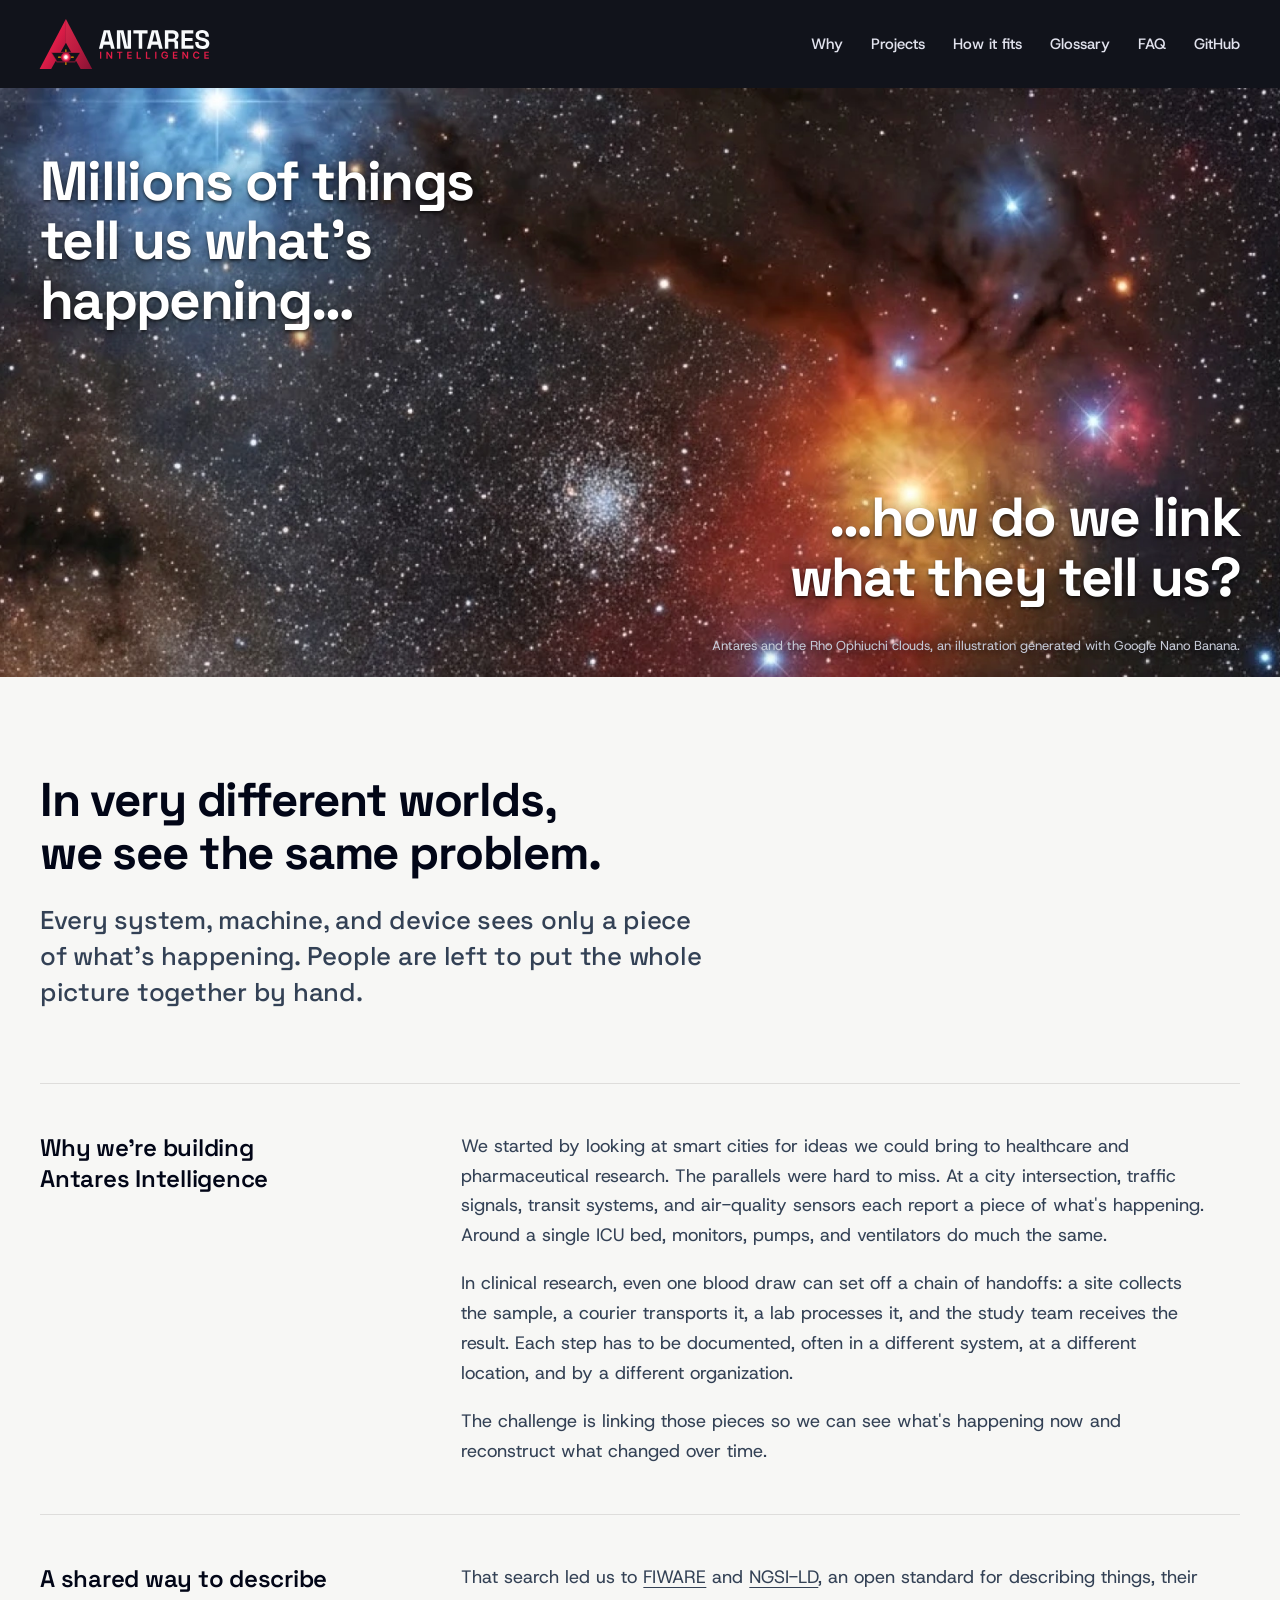
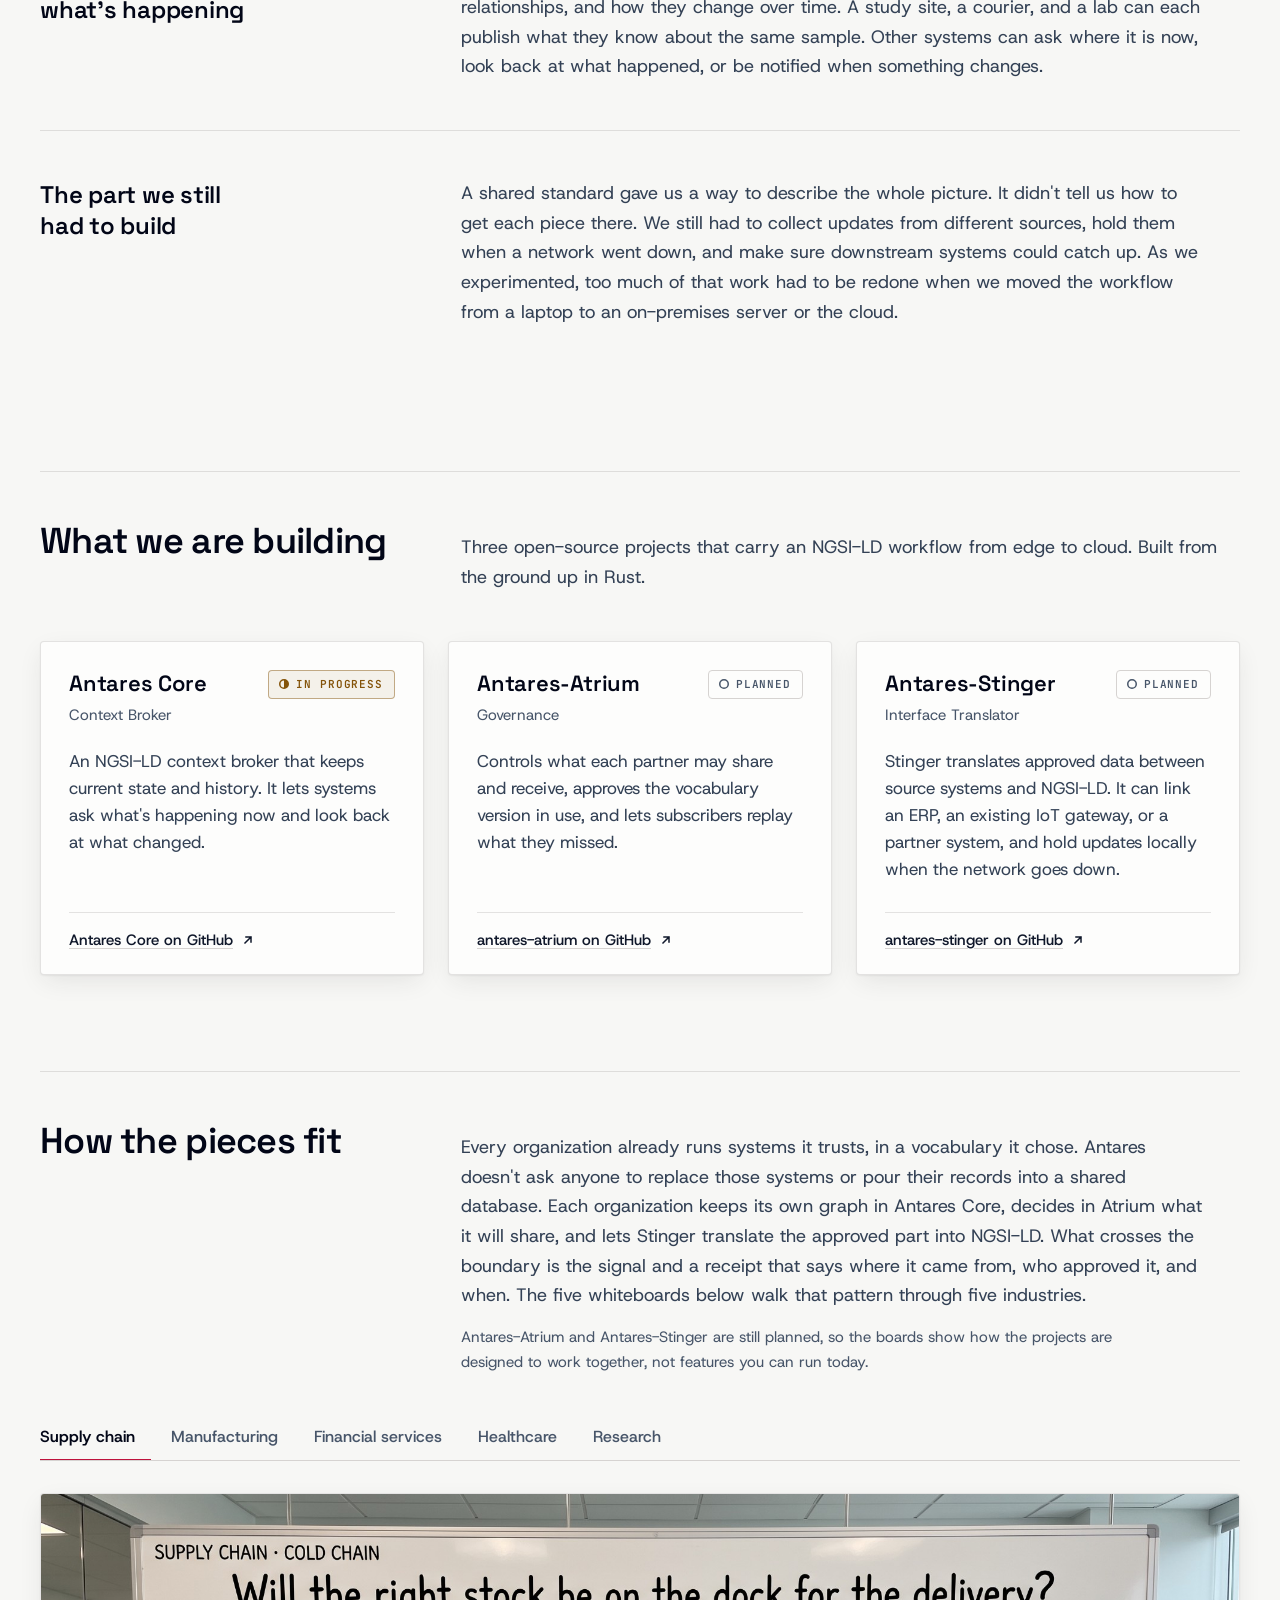
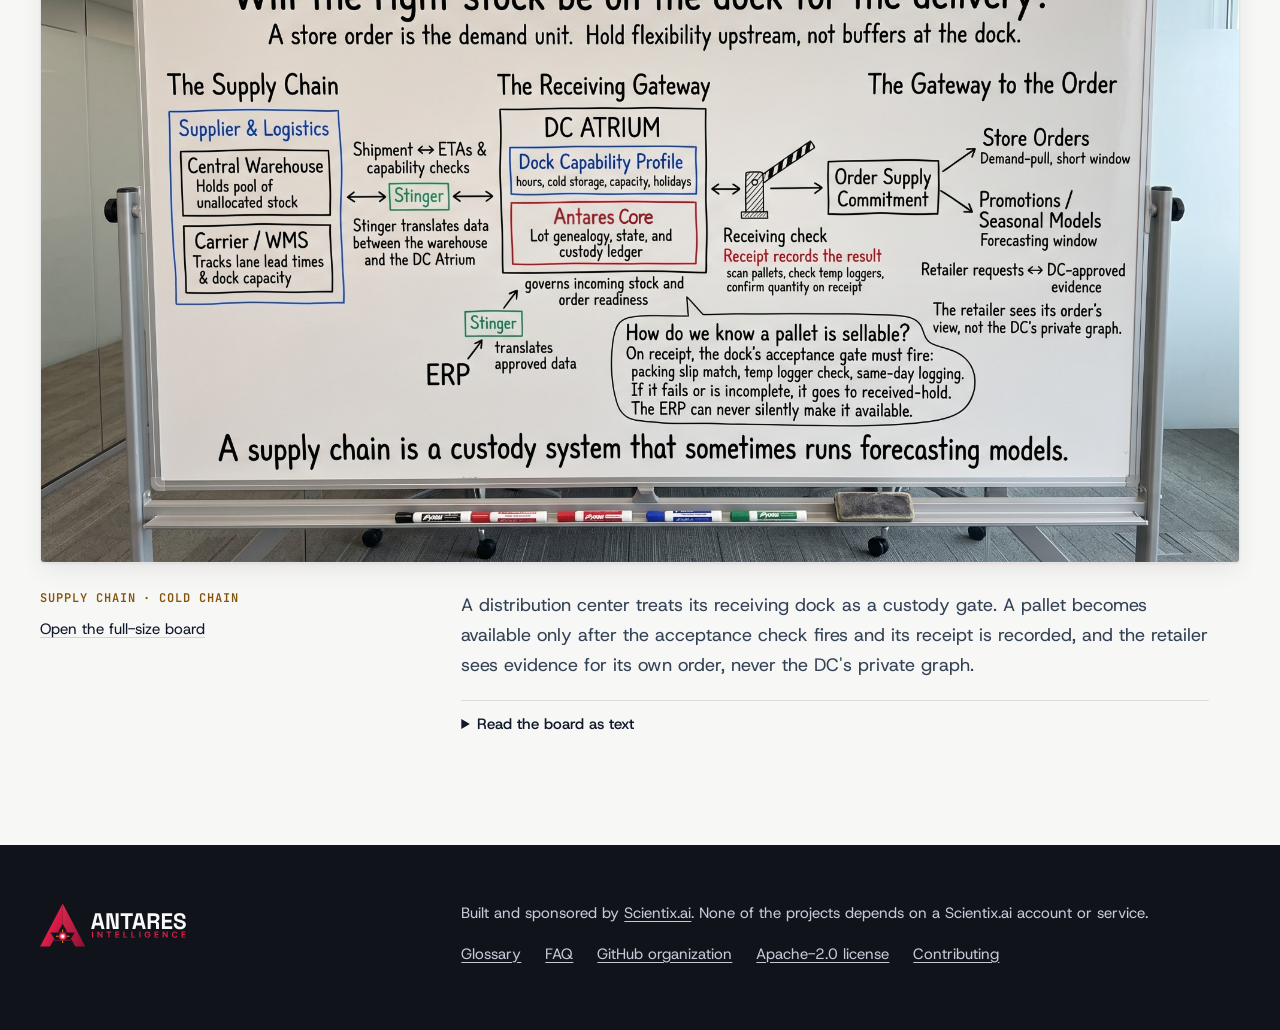
<file: index.html>
<!doctype html>
<html lang="en">
<head>
<meta charset="utf-8">
<meta name="viewport" content="width=device-width, initial-scale=1">
<meta name="color-scheme" content="light">
<title>Antares Intelligence: open-source NGSI-LD context broker and tools</title>
<meta name="description" content="Antares Core, Antares-Atrium, and Antares-Stinger are open-source NGSI-LD projects that let organizations share context and its receipts while each keeps its own systems and records.">
<link rel="canonical" href="https://antares-intelligence.org/">
<link rel="alternate" type="text/markdown" href="https://antares-intelligence.org/index.md" title="This page as Markdown">
<meta property="og:type" content="website">
<meta property="og:site_name" content="Antares Intelligence">
<meta property="og:url" content="https://antares-intelligence.org/">
<meta property="og:title" content="Antares Intelligence">
<meta property="og:description" content="Antares Core, Antares-Atrium, and Antares-Stinger are open-source NGSI-LD projects that let organizations share context and its receipts while each keeps its own systems and records.">
<meta property="og:image" content="https://antares-intelligence.org/assets/og-antares-intelligence.jpg">
<meta property="og:image:type" content="image/jpeg">
<meta property="og:image:width" content="1200">
<meta property="og:image:height" content="630">
<meta property="og:image:alt" content="The Antares Intelligence logo beside the headline: Millions of things tell us what's happening, how do we link what they tell us? The headline sits over the Antares and Rho Ophiuchi star field.">
<meta name="twitter:card" content="summary_large_image">
<meta name="twitter:image:alt" content="The Antares Intelligence logo beside the headline: Millions of things tell us what's happening, how do we link what they tell us? The headline sits over the Antares and Rho Ophiuchi star field.">
<link rel="icon" href="assets/antares-mark-dark.svg" type="image/svg+xml">
<link rel="preconnect" href="https://fonts.googleapis.com">
<link rel="preconnect" href="https://fonts.gstatic.com" crossorigin>
<link rel="stylesheet" href="https://fonts.googleapis.com/css2?family=Host+Grotesk:wght@400;500;600&family=JetBrains+Mono:wght@500;600&family=Space+Grotesk:wght@500;600;700&display=swap">
<link rel="stylesheet" href="assets/site.css">
<script type="application/ld+json">
{
  "@context": "https://schema.org",
  "@graph": [
    {
      "@type": "Organization",
      "@id": "https://antares-intelligence.org/#organization",
      "name": "Antares Intelligence",
      "url": "https://antares-intelligence.org/",
      "logo": "https://antares-intelligence.org/assets/antares-mark-dark.svg",
      "description": "A family of open-source projects for sharing context data under the ETSI NGSI-LD standard.",
      "sameAs": ["https://github.com/antares-intelligence-org"],
      "parentOrganization": { "@type": "Organization", "name": "Scientix.ai Inc", "url": "https://scientixai.com" }
    },
    {
      "@type": "WebSite",
      "@id": "https://antares-intelligence.org/#website",
      "name": "Antares Intelligence",
      "url": "https://antares-intelligence.org/",
      "inLanguage": "en",
      "publisher": { "@id": "https://antares-intelligence.org/#organization" }
    },
    {
      "@type": "SoftwareSourceCode",
      "name": "Antares Core",
      "description": "An NGSI-LD context broker written in Rust that runs as a single binary with no database server and keeps current state and history. Working prototype, no release yet.",
      "codeRepository": "https://github.com/antares-intelligence-org/antares-core",
      "programmingLanguage": "Rust",
      "license": "https://www.apache.org/licenses/LICENSE-2.0",
      "creativeWorkStatus": "In progress",
      "publisher": { "@id": "https://antares-intelligence.org/#organization" }
    },
    {
      "@type": "SoftwareSourceCode",
      "name": "Antares-Atrium",
      "description": "Governance layer for NGSI-LD sharing: controls what each partner may share and receive, approves the vocabulary version in use, and lets subscribers replay what they missed. In design.",
      "codeRepository": "https://github.com/antares-intelligence-org/antares-atrium",
      "license": "https://www.apache.org/licenses/LICENSE-2.0",
      "creativeWorkStatus": "Planned",
      "publisher": { "@id": "https://antares-intelligence.org/#organization" }
    },
    {
      "@type": "SoftwareSourceCode",
      "name": "Antares-Stinger",
      "description": "Interface translator that maps approved data between source systems and NGSI-LD and holds updates locally when the network goes down. In design.",
      "codeRepository": "https://github.com/antares-intelligence-org/antares-stinger",
      "programmingLanguage": "Rust",
      "license": "https://www.apache.org/licenses/LICENSE-2.0",
      "creativeWorkStatus": "Planned",
      "publisher": { "@id": "https://antares-intelligence.org/#organization" }
    }
  ]
}
</script>
</head>
<body>
<a class="skip" href="#main">Skip to content</a>

<header class="masthead">
  <div class="wrap">
    <a class="brand" href="./" aria-label="Antares Intelligence home">
      <img src="assets/antares-lockup-horizontal-dark.svg" alt="Antares Intelligence" width="177" height="56">
    </a>
    <nav class="nav" aria-label="Primary">
      <a class="nav-optional" href="#why">Why</a>
      <a href="#projects">Projects</a>
      <a class="nav-optional" href="#how-it-fits">How it fits</a>
      <a class="nav-optional" href="glossary/">Glossary</a>
      <a href="faq/">FAQ</a>
      <a href="https://github.com/antares-intelligence-org">GitHub</a>
    </nav>
  </div>
</header>

<section class="sky" aria-labelledby="hero-title">
  <img class="sky-photo" src="assets/hero-rho-ophiuchi.webp" alt="" width="2000" height="678">
  <div class="wrap sky-grid">
    <h1 id="hero-title">
      <span class="line line-1">Millions of things tell us what's happening&hellip;</span>
      <span class="line line-2">&hellip;how do we link what they tell us?</span>
    </h1>
    <p class="credit">Antares and the Rho Ophiuchi clouds, an illustration generated with Google Nano Banana.</p>
  </div>
</section>

<main id="main">
  <section class="statement wrap" aria-labelledby="statement-title">
    <h2 id="statement-title">In very different worlds, we see the same problem.</h2>
    <p class="lede">Every system, machine, and device sees only a piece of what's happening. People are left to put the whole picture together by hand.</p>
  </section>

  <div class="story wrap" id="why">
    <section class="chapter" aria-labelledby="c1">
      <h2 id="c1">Why we're building Antares Intelligence</h2>
      <div class="prose">
        <p>We started by looking at smart cities for ideas we could bring to healthcare and pharmaceutical research. The parallels were hard to miss. At a city intersection, traffic signals, transit systems, and air-quality sensors each report a piece of what's happening. Around a single ICU bed, monitors, pumps, and ventilators do much the same.</p>
        <p>In clinical research, even one blood draw can set off a chain of handoffs: a site collects the sample, a courier transports it, a lab processes it, and the study team receives the result. Each step has to be documented, often in a different system, at a different location, and by a different organization.</p>
        <p>The challenge is linking those pieces so we can see what's happening now and reconstruct what changed over time.</p>
      </div>
    </section>

    <section class="chapter" aria-labelledby="c2">
      <h2 id="c2">A shared way to describe what's happening</h2>
      <div class="prose">
        <p>That search led us to <a href="https://www.fiware.org/">FIWARE</a> and <a href="https://en.wikipedia.org/wiki/NGSI-LD">NGSI-LD</a>, an open standard for describing things, their relationships, and how they change over time. A study site, a courier, and a lab can each publish what they know about the same sample. Other systems can ask where it is now, look back at what happened, or be notified when something changes.</p>
      </div>
    </section>

    <section class="chapter" aria-labelledby="c3">
      <h2 id="c3">The part we still had to build</h2>
      <div class="prose">
        <p>A shared standard gave us a way to describe the whole picture. It didn't tell us how to get each piece there. We still had to collect updates from different sources, hold them when a network went down, and make sure downstream systems could catch up. As we experimented, too much of that work had to be redone when we moved the workflow from a laptop to an on-premises server or the cloud.</p>
      </div>
    </section>
  </div>

  <section class="projects wrap" id="projects" aria-labelledby="projects-title">
    <div class="projects-head">
      <h2 id="projects-title">What we are building</h2>
      <p>Three open-source projects that carry an NGSI-LD workflow from edge to cloud. Built from the ground up in Rust.</p>
    </div>

    <ul class="cards">
      <li class="card">
        <div class="card-top">
          <h3>Antares Core</h3>
          <span class="badge badge--progress"><svg viewBox="0 0 10 10" aria-hidden="true"><circle cx="5" cy="5" r="4.25" fill="none" stroke="currentColor" stroke-width="1.5"/><path d="M5 .75a4.25 4.25 0 0 1 0 8.5z" fill="currentColor"/></svg>In progress</span>
        </div>
        <p class="role">Context Broker</p>
        <p class="desc">An NGSI-LD context broker that keeps current state and history. It lets systems ask what's happening now and look back at what changed.</p>
        <a class="repo" href="https://github.com/antares-intelligence-org/antares-core"><span>Antares Core on GitHub</span><svg viewBox="0 0 14 14" aria-hidden="true"><path d="M4 10 10 4M5 4h5v5" fill="none" stroke="currentColor" stroke-width="1.5" stroke-linecap="square"/></svg></a>
      </li>
      <li class="card">
        <div class="card-top">
          <h3>Antares-Atrium</h3>
          <span class="badge"><svg viewBox="0 0 10 10" aria-hidden="true"><circle cx="5" cy="5" r="4.25" fill="none" stroke="currentColor" stroke-width="1.5"/></svg>Planned</span>
        </div>
        <p class="role">Governance</p>
        <p class="desc">Controls what each partner may share and receive, approves the vocabulary version in use, and lets subscribers replay what they missed.</p>
        <a class="repo" href="https://github.com/antares-intelligence-org/antares-atrium"><span>antares-atrium on GitHub</span><svg viewBox="0 0 14 14" aria-hidden="true"><path d="M4 10 10 4M5 4h5v5" fill="none" stroke="currentColor" stroke-width="1.5" stroke-linecap="square"/></svg></a>
      </li>
      <li class="card">
        <div class="card-top">
          <h3>Antares-Stinger</h3>
          <span class="badge"><svg viewBox="0 0 10 10" aria-hidden="true"><circle cx="5" cy="5" r="4.25" fill="none" stroke="currentColor" stroke-width="1.5"/></svg>Planned</span>
        </div>
        <p class="role">Interface Translator</p>
        <p class="desc">Stinger translates approved data between source systems and NGSI-LD. It can link an ERP, an existing IoT gateway, or a partner system, and hold updates locally when the network goes down.</p>
        <a class="repo" href="https://github.com/antares-intelligence-org/antares-stinger"><span>antares-stinger on GitHub</span><svg viewBox="0 0 14 14" aria-hidden="true"><path d="M4 10 10 4M5 4h5v5" fill="none" stroke="currentColor" stroke-width="1.5" stroke-linecap="square"/></svg></a>
      </li>
    </ul>
  </section>

  <section class="fit wrap" id="how-it-fits" aria-labelledby="fit-title">
    <div class="projects-head">
      <h2 id="fit-title">How the pieces fit</h2>
      <div class="fit-intro">
        <p>Every organization already runs systems it trusts, in a vocabulary it chose. Antares doesn't ask anyone to replace those systems or pour their records into a shared database. Each organization keeps its own graph in Antares Core, decides in Atrium what it will share, and lets Stinger translate the approved part into NGSI-LD. What crosses the boundary is the signal and a receipt that says where it came from, who approved it, and when. The five whiteboards below walk that pattern through five industries.</p>
        <p class="fit-note">Antares-Atrium and Antares-Stinger are still planned, so the boards show how the projects are designed to work together, not features you can run today.</p>
      </div>
    </div>

    <div class="tabs">
      <div class="tablist" role="tablist" aria-label="Scenarios">
        <button class="tab" role="tab" id="tab-supply" aria-controls="panel-supply" aria-selected="true">Supply chain</button>
        <button class="tab" role="tab" id="tab-mfg" aria-controls="panel-mfg" aria-selected="false" tabindex="-1">Manufacturing</button>
        <button class="tab" role="tab" id="tab-fin" aria-controls="panel-fin" aria-selected="false" tabindex="-1">Financial services</button>
        <button class="tab" role="tab" id="tab-health" aria-controls="panel-health" aria-selected="false" tabindex="-1">Healthcare</button>
        <button class="tab" role="tab" id="tab-research" aria-controls="panel-research" aria-selected="false" tabindex="-1">Research</button>
      </div>

      <div class="panel" role="tabpanel" id="panel-supply" aria-labelledby="tab-supply" tabindex="0">
        <figure class="board">
          <img src="assets/boards/board-1-supply-chain.png" width="2000" height="1116" loading="lazy" decoding="async" alt="Whiteboard diagram, Will the right stock be on the dock for the delivery? The full text is below.">
        </figure>
        <div class="panel-body">
          <div class="panel-meta">
            <p class="kicker">Supply chain · Cold chain</p>
            <a class="fullsize" href="assets/boards/board-1-supply-chain.png">Open the full-size board</a>
          </div>
          <div class="panel-text">
            <p class="caption">A distribution center treats its receiving dock as a custody gate. A pallet becomes available only after the acceptance check fires and its receipt is recorded, and the retailer sees evidence for its own order, never the DC's private graph.</p>
            <details class="transcript">
              <summary>Read the board as text</summary>
              <div class="transcript-body">
                <p><strong>Supply chain · cold chain.</strong> Will the right stock be on the dock for the delivery? A store order is the demand unit. Hold flexibility upstream, not buffers at the dock.</p>
                <p><strong>The supply chain.</strong> Under Supplier &amp; Logistics, a Central Warehouse holds a pool of unallocated stock, and a Carrier / WMS tracks lane lead times and dock capacity. Stinger carries shipments, ETAs, and capability checks between the warehouse and the DC Atrium, translating the data in both directions.</p>
                <p><strong>The receiving gateway.</strong> The DC Atrium holds a Dock Capability Profile (hours, cold storage, capacity, holidays) and Antares Core, the lot genealogy, state, and custody ledger. It governs incoming stock and order readiness. A second Stinger translates approved data from the ERP.</p>
                <p><strong>The gateway to the order.</strong> A receiving check stands between the DC Atrium and the Order Supply Commitment: scan pallets, check temp loggers, and confirm quantity on receipt. A receipt records the result. The commitment serves store orders (demand-pull, short window) and promotions and seasonal models (forecasting window). Retailer requests are answered with DC-approved evidence. The retailer sees its order's view, not the DC's private graph.</p>
                <p><strong>How do we know a pallet is sellable?</strong> On receipt, the dock's acceptance gate must fire: packing slip match, temp logger check, same-day logging. If it fails or is incomplete, it goes to received-hold. The ERP can never silently make it available.</p>
                <p>A supply chain is a custody system that sometimes runs forecasting models.</p>
              </div>
            </details>
          </div>
        </div>
      </div>

      <div class="panel" role="tabpanel" id="panel-mfg" aria-labelledby="tab-mfg" tabindex="0">
        <figure class="board">
          <img src="assets/boards/board-2-process-manufacturing.png" width="2000" height="1116" loading="lazy" decoding="async" alt="Whiteboard diagram, One raw-material change. Three companies. The full text is below.">
        </figure>
        <div class="panel-body">
          <div class="panel-meta">
            <p class="kicker">Process manufacturing</p>
            <a class="fullsize" href="assets/boards/board-2-process-manufacturing.png">Open the full-size board</a>
          </div>
          <div class="panel-text">
            <p class="caption">A supplier changes how an additive is made without revealing the recipe. The compounder traces the affected lot to two batches, and the brand owner makes its call with a receipt that records which version of the notice it relied on.</p>
            <details class="transcript">
              <summary>Read the board as text</summary>
              <div class="transcript-body">
                <p><strong>Process manufacturing.</strong> One raw-material change. Three companies. Which batches are affected, and what did we know when we made the call?</p>
                <p><strong>Chemical supplier.</strong> "We're changing how additive A-17 is made." It issues Notice v1: additive A-17, first affected lot L-04. The recipe is kept private.</p>
                <p><strong>Compounder.</strong> "Where did that lot go?" Lot L-04 went into batches B-12 and B-13, with lab data on change impact. It shares only the approved list of affected batches and the supporting evidence.</p>
                <p><strong>Brand owner.</strong> "What does this change mean for our product?" Evidence on B-12 and B-13 goes to Quality and Engineering, who decide to release, re-test, or hold.</p>
                <p><strong>Between them.</strong> Each company runs its own Atrium, Stinger, and Antares Core, which keeps its own records and history. The supplier and the compounder exchange the change notice and lot questions (Notice v1, lot L-04). The compounder and the brand owner exchange batch evidence and impact questions (batches B-12 and B-13). NGSI-LD runs between the companies, each keeps its own systems and vocabulary, and Stinger translates the approved information into terms the recipient can use.</p>
                <p><strong>Receipt.</strong> Supplier / Compounder: lot L-04, batches B-12 and B-13, Notice v1, Quality and Engineering, Nov 20.</p>
                <p>"If the supplier corrects the notice, show what changed. Keep the version we used for the original decision."</p>
              </div>
            </details>
          </div>
        </div>
      </div>

      <div class="panel" role="tabpanel" id="panel-fin" aria-labelledby="tab-fin" tabindex="0">
        <figure class="board">
          <img src="assets/boards/board-3-financial-services.png" width="2000" height="1116" loading="lazy" decoding="async" alt="Whiteboard diagram, One invoice. Financed once. The full text is below.">
        </figure>
        <div class="panel-body">
          <div class="panel-meta">
            <p class="kicker">Financial services · Trade finance</p>
            <a class="fullsize" href="assets/boards/board-3-financial-services.png">Open the full-size board</a>
          </div>
          <div class="panel-text">
            <p class="caption">A supplier wants to finance an invoice. The buyer confirms it's owed, the lender records the financing, and a second lender learns only that the invoice is already financed, with a receipt and none of the first lender's terms.</p>
            <details class="transcript">
              <summary>Read the board as text</summary>
              <div class="transcript-body">
                <p><strong>Financial services · trade finance.</strong> One invoice. Financed once. The buyer confirms it, the lender records it, and nobody shares their books.</p>
                <p><strong>Supplier.</strong> "We'd like to finance invoice INV-2207." The invoice carries an amount, a due date, and the buyer.</p>
                <p><strong>Buyer (accounts payable).</strong> "Is this invoice real, and do we owe it?" It confirms the invoice is approved for payment and shares the confirmation, not the ledger.</p>
                <p><strong>Lender.</strong> "Has anyone else already financed it?" The buyer's confirmation and the financing status feed the credit decision: fund, decline, or ask for more. A second lender asking about INV-2207 gets "already financed" and a receipt, not the first lender's name, rate, or terms.</p>
                <p><strong>Between them.</strong> Each company runs its own Atrium, Stinger, and Antares Core, which keeps its own records and history. The supplier and the buyer exchange the invoice and its confirmation. The buyer and the lender exchange the approval for payment and the financing status. NGSI-LD runs between the companies, each keeps its own systems and vocabulary, and Stinger translates the approved information into terms the recipient can use.</p>
                <p><strong>Receipt.</strong> Buyer / Lender: INV-2207, approved for payment, AP approver, financed, Nov 20.</p>
                <p>"If the buyer adjusts the invoice, every lender holding it sees the change. The version they funded against stays on the record."</p>
                <p>Share the confirmation and its receipt. Keep the books where they belong.</p>
              </div>
            </details>
          </div>
        </div>
      </div>

      <div class="panel" role="tabpanel" id="panel-health" aria-labelledby="tab-health" tabindex="0">
        <figure class="board">
          <img src="assets/boards/board-4-healthcare.png" width="2000" height="1116" loading="lazy" decoding="async" alt="Whiteboard diagram, One hospital. Three systems. One shared picture. The full text is below.">
        </figure>
        <div class="panel-body">
          <div class="panel-meta">
            <p class="kicker">Healthcare · Hospital operations</p>
            <a class="fullsize" href="assets/boards/board-4-healthcare.png">Open the full-size board</a>
          </div>
          <div class="panel-text">
            <p class="caption">An isolation precaution moves from infection prevention to facilities and environmental services. The lab result and chart stay in the clinical system. What moves is the approved precaution, the measured room pressure, and the record of completed cleaning.</p>
            <details class="transcript">
              <summary>Read the board as text</summary>
              <div class="transcript-body">
                <p><strong>Healthcare · hospital operations.</strong> One hospital. Three systems. One shared picture. The lab, the building, and the response team can coordinate without sharing the whole chart.</p>
                <p><strong>Clinical AI · Infection Prevention.</strong> A lab result comes back for a patient in the ICU. Infection Prevention reviews it and releases an approved airborne-isolation signal for ICU Room 12. The lab result and chart stay in the clinical system. Its Stinger translates existing system messages into approved NGSI-LD updates. No equipment replacement is required for this example.</p>
                <p><strong>Physical AI · Facilities.</strong> The building team checks the room. The building system reports the measured pressure status, not just that it received a command. Facilities receives the authorized alert and reports measured pressure.</p>
                <p><strong>Operational AI · Environmental Services.</strong> The supervisor assigns the cleaning response under hospital policy. The team records when the work is complete. Environmental Services receives the authorized alert and reports completion.</p>
                <p><strong>Antares Atrium.</strong> Controls what each team may share and receive. Inside it, Antares Core, the NGSI-LD broker, holds the shared room status and its history: the approved precaution, the measured room status, and task completion.</p>
                <p><strong>The receipt.</strong> Source, what was observed or approved, who authorized it, and when it happened.</p>
                <p>Share the signal and its receipt. Keep the record where it belongs.</p>
              </div>
            </details>
          </div>
        </div>
      </div>

      <div class="panel" role="tabpanel" id="panel-research" aria-labelledby="tab-research" tabindex="0">
        <figure class="board">
          <img src="assets/boards/board-5-research.png" width="2000" height="1116" loading="lazy" decoding="async" alt="Whiteboard diagram, One pipe. Each organization keeps its own language. The full text is below.">
        </figure>
        <div class="panel-body">
          <div class="panel-meta">
            <p class="kicker">Clinical research</p>
            <a class="fullsize" href="assets/boards/board-5-research.png">Open the full-size board</a>
          </div>
          <div class="panel-text">
            <p class="caption">A research site and a sponsor each keep their own vocabulary. They agree on a versioned <code>@context</code>, the site maps only approved evidence, and every release carries a receipt naming the context and mapping versions it used.</p>
            <details class="transcript">
              <summary>Read the board as text</summary>
              <div class="transcript-body">
                <p><strong>Clinical research.</strong> One pipe. Each organization keeps its own language. A sponsor publishes the terms. The site decides what to send and supplies the receipts.</p>
                <p><strong>Research site / producer.</strong> Site Atrium controls scope and approves a context version. The Antares Core broker holds the site's private graph and vocabulary. Site Stinger maps approved evidence before it leaves the site. In the private site model, <code>PARTICIPANT_ID</code> is the site's identifier, and it stays inside the site's boundary.</p>
                <p><strong>Sponsor / consumer.</strong> Sponsor Atrium exposes a versioned study <code>@context</code> endpoint. The Antares Core broker holds the sponsor's own graph and vocabulary. Sponsor Stinger receives the approved view and verifies its receipt. In the approved sponsor view, <code>SUBJ_ID</code> is a study-scoped value. Another sponsor can use <code>SUBJID</code> instead.</p>
                <p><strong>NGSI-LD federation.</strong> First, agree the vocabulary: Site Stinger references the approved sponsor <code>@context</code> version only. Second, request approved evidence: Site Stinger retrieves and maps approved data locally. Third, evidence and receipt: NGSI-LD evidence travels with its receipt, with no access to either private graph.</p>
                <p><strong>The receipt.</strong> Source reference, context version, mapping version, release authority, and release time. A new sponsor context version is a new approval, not a silent change to what the site sends.</p>
              </div>
            </details>
          </div>
        </div>
      </div>
    </div>
  </section>
</main>

<footer class="footer">
  <div class="wrap">
    <img src="assets/antares-lockup-horizontal-dark.svg" alt="Antares Intelligence" width="152" height="48">
    <div class="footer-text">
      <p>Built and sponsored by <a href="https://scientixai.com">Scientix.ai</a>. None of the projects depends on a Scientix.ai account or service.</p>
      <div class="footer-links">
        <a href="glossary/">Glossary</a>
        <a href="faq/">FAQ</a>
        <a href="https://github.com/antares-intelligence-org">GitHub organization</a>
        <a href="https://github.com/antares-intelligence-org/antares-intelligence/blob/main/LICENSE">Apache-2.0 license</a>
        <a href="https://github.com/antares-intelligence-org/antares-intelligence/blob/main/CONTRIBUTING.md">Contributing</a>
      </div>
    </div>
  </div>
</footer>

<script>
/* Scenario tabs. Without this script every board shows, stacked, with no tab bar. */
(function () {
  var list = document.querySelector('.tablist');
  if (!list) return;
  var tabs = Array.prototype.slice.call(list.querySelectorAll('[role="tab"]'));
  document.documentElement.classList.add('js');

  function select(tab, moveFocus) {
    tabs.forEach(function (t) {
      var on = t === tab;
      t.setAttribute('aria-selected', on ? 'true' : 'false');
      t.tabIndex = on ? 0 : -1;
      document.getElementById(t.getAttribute('aria-controls')).hidden = !on;
    });
    if (moveFocus) tab.focus();
    /* Keep the selected tab visible when the bar scrolls sideways, without moving the page. */
    var left = tab.offsetLeft - list.offsetLeft;
    if (left < list.scrollLeft) list.scrollLeft = left;
    else if (left + tab.offsetWidth > list.scrollLeft + list.clientWidth) list.scrollLeft = left + tab.offsetWidth - list.clientWidth;
  }

  tabs.forEach(function (tab, i) {
    tab.addEventListener('click', function () { select(tab, false); });
    tab.addEventListener('keydown', function (e) {
      var next = null;
      if (e.key === 'ArrowRight') next = tabs[(i + 1) % tabs.length];
      else if (e.key === 'ArrowLeft') next = tabs[(i - 1 + tabs.length) % tabs.length];
      else if (e.key === 'Home') next = tabs[0];
      else if (e.key === 'End') next = tabs[tabs.length - 1];
      if (next) { e.preventDefault(); select(next, true); }
    });
  });

  select(tabs[0], false);
})();
</script>
</body>
</html>
</file>
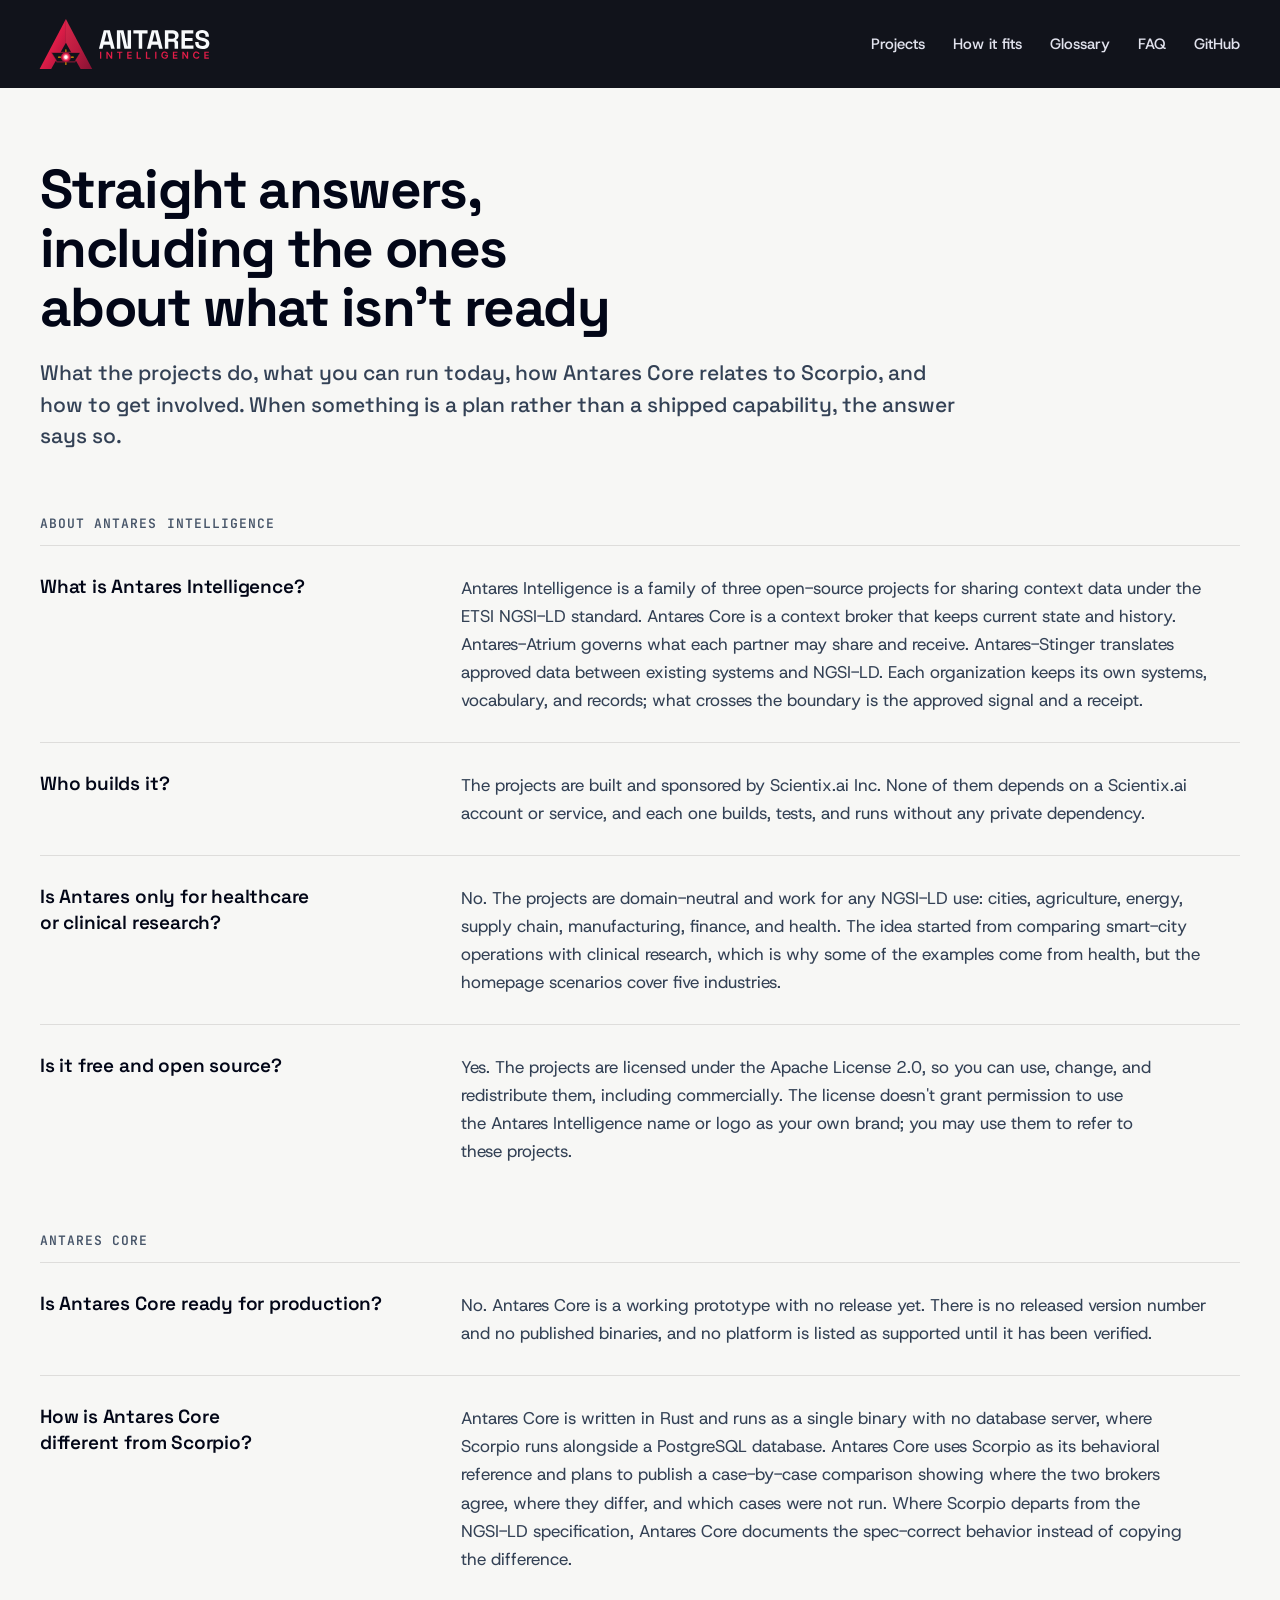
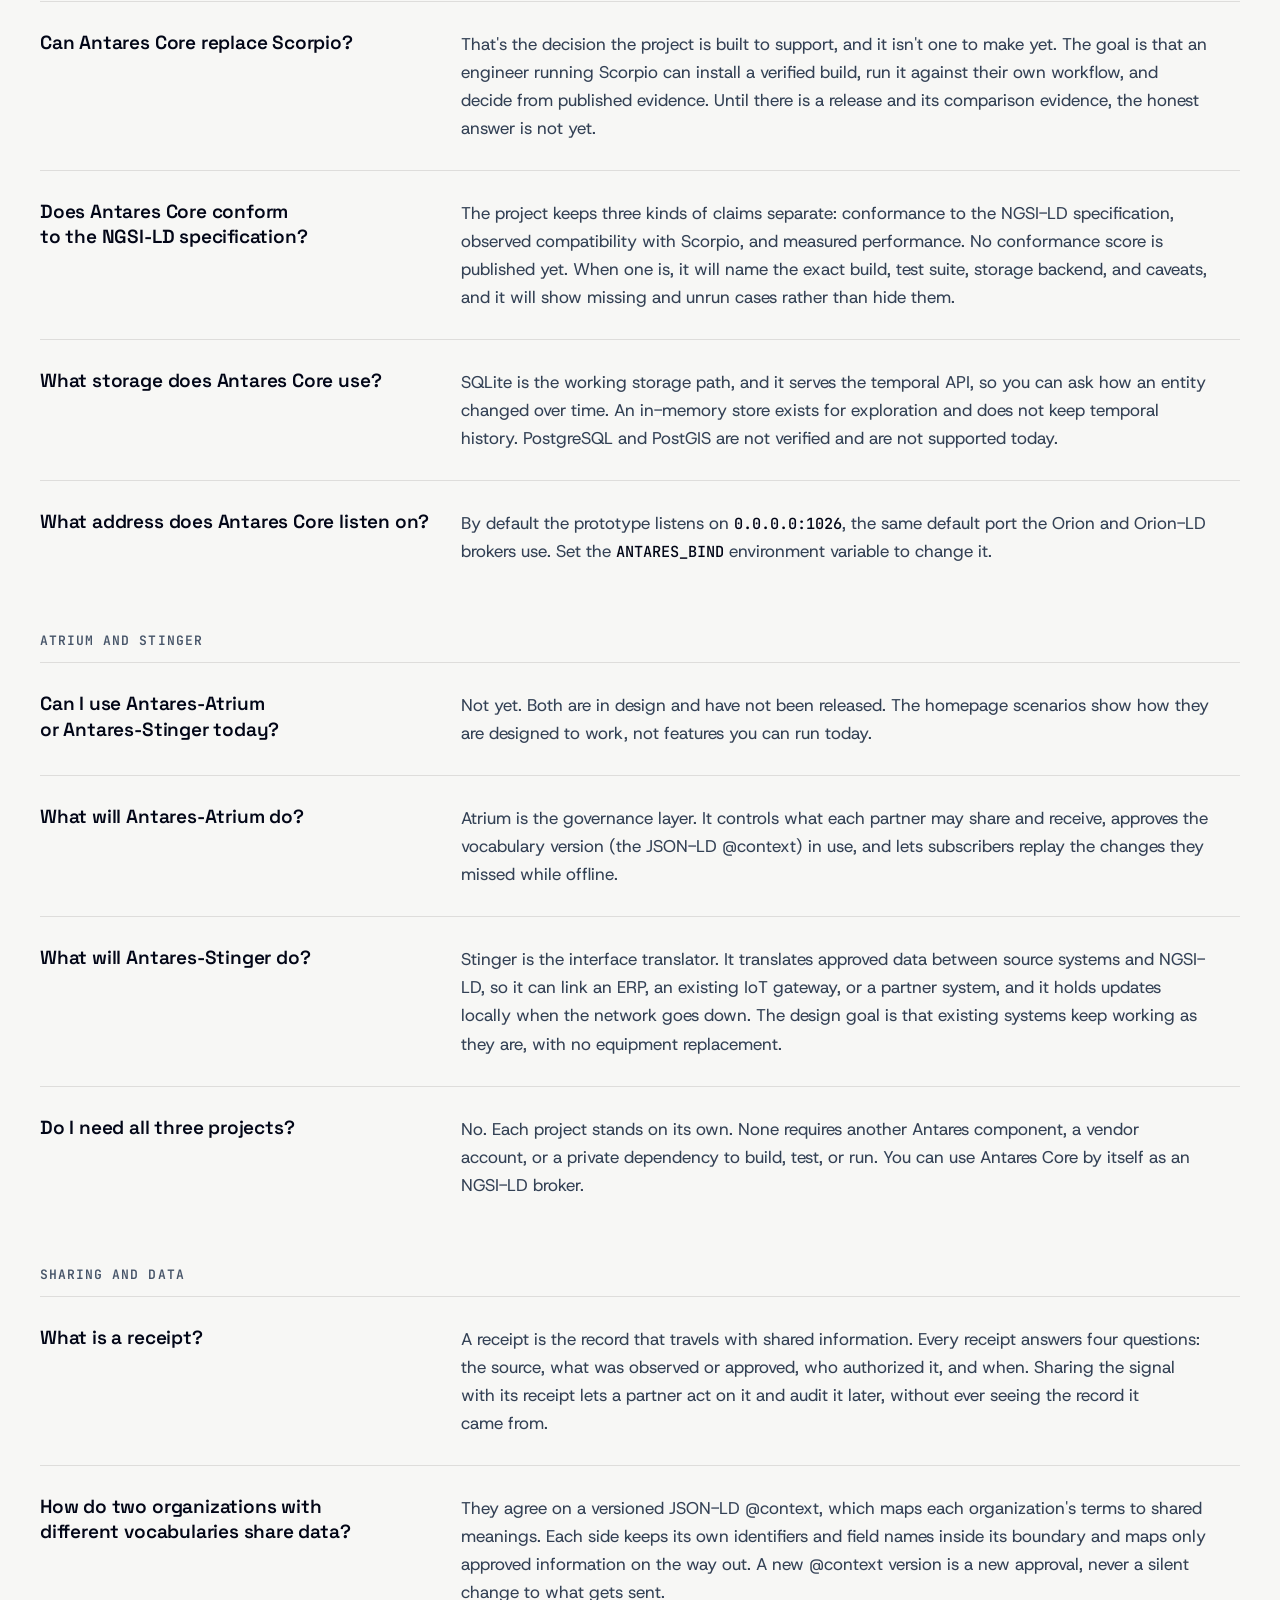
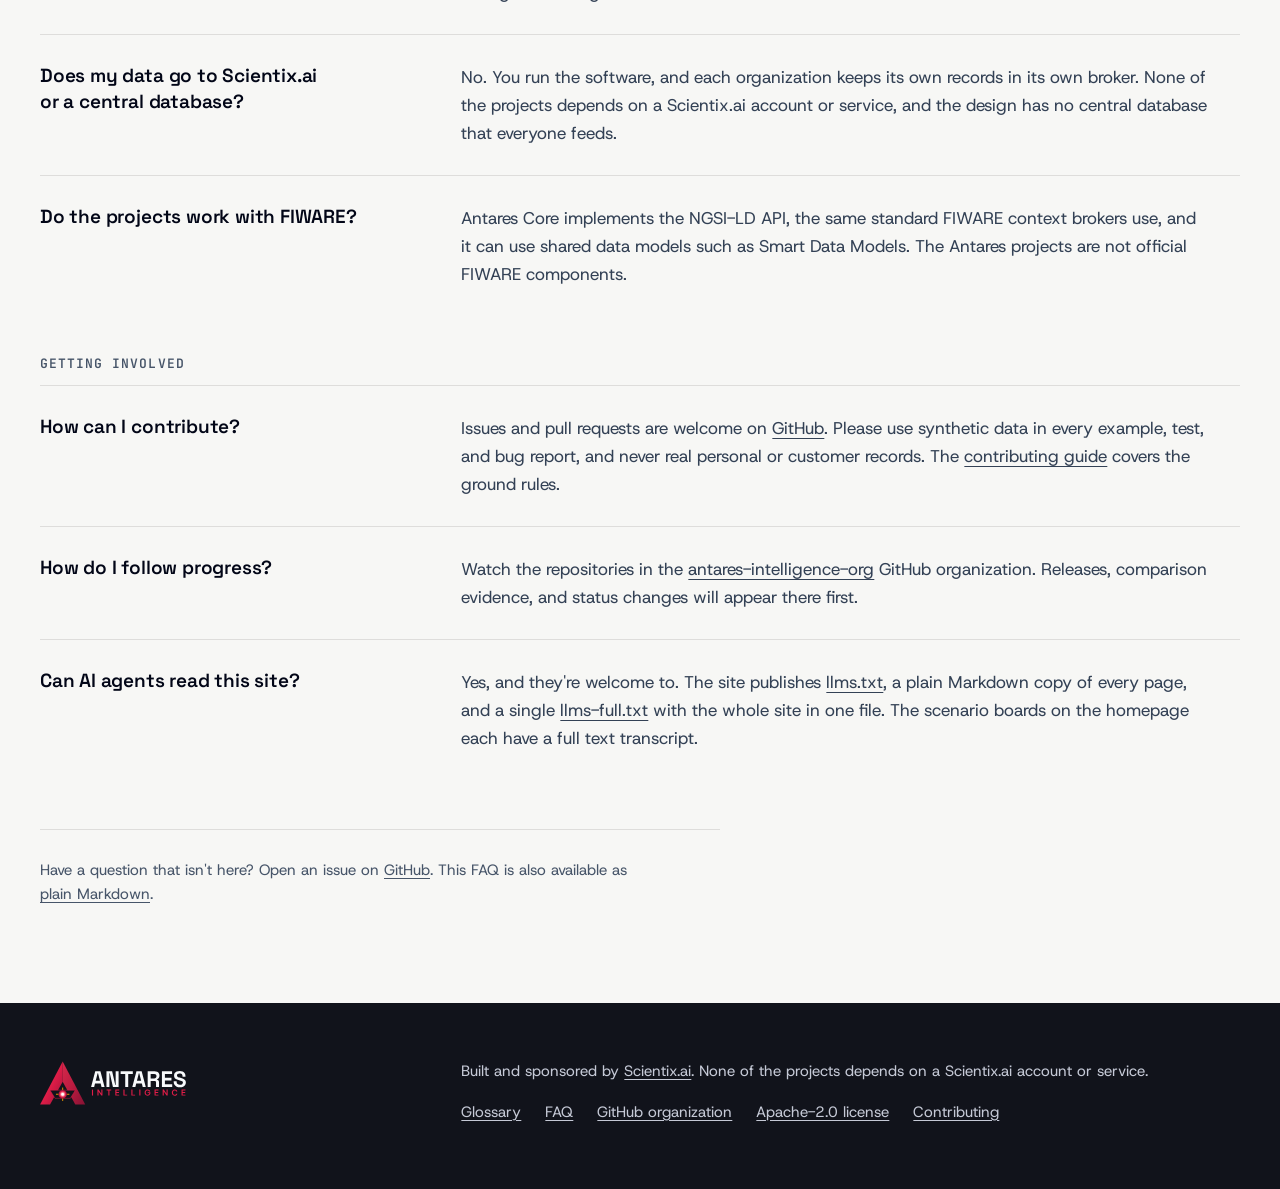
<file: faq/index.html>
<!doctype html>
<html lang="en">
<head>
<meta charset="utf-8">
<meta name="viewport" content="width=device-width, initial-scale=1">
<meta name="color-scheme" content="light">
<title>FAQ: Antares Core, Scorpio, NGSI-LD status and license | Antares Intelligence</title>
<meta name="description" content="Straight answers about Antares Intelligence: what Antares Core, Atrium, and Stinger do, how Antares Core compares with Scorpio, what is released today, and how to contribute.">
<link rel="canonical" href="https://antares-intelligence.org/faq/">
<link rel="alternate" type="text/markdown" href="https://antares-intelligence.org/faq.md" title="FAQ as Markdown">
<meta property="og:type" content="website">
<meta property="og:site_name" content="Antares Intelligence">
<meta property="og:url" content="https://antares-intelligence.org/faq/">
<meta property="og:title" content="FAQ | Antares Intelligence">
<meta property="og:description" content="Straight answers about Antares Intelligence: what Antares Core, Atrium, and Stinger do, how Antares Core compares with Scorpio, what is released today, and how to contribute.">
<meta property="og:image" content="https://antares-intelligence.org/assets/og-antares-intelligence.jpg">
<meta property="og:image:width" content="1200">
<meta property="og:image:height" content="630">
<meta property="og:image:alt" content="The Antares Intelligence logo beside the headline: Millions of things tell us what's happening, how do we link what they tell us?">
<meta name="twitter:card" content="summary_large_image">
<link rel="icon" href="../assets/antares-mark-dark.svg" type="image/svg+xml">
<link rel="preconnect" href="https://fonts.googleapis.com">
<link rel="preconnect" href="https://fonts.gstatic.com" crossorigin>
<link rel="stylesheet" href="https://fonts.googleapis.com/css2?family=Host+Grotesk:wght@400;500;600&family=JetBrains+Mono:wght@500;600&family=Space+Grotesk:wght@500;600;700&display=swap">
<link rel="stylesheet" href="../assets/site.css">
<!-- FAQPage structured data is generated from the questions below by build_agent_files.py. Do not edit it by hand. -->
<script type="application/ld+json" id="faq-jsonld">
{
  "@context": "https://schema.org",
  "@type": "FAQPage",
  "@id": "https://antares-intelligence.org/faq/#faq",
  "url": "https://antares-intelligence.org/faq/",
  "inLanguage": "en",
  "publisher": {
    "@id": "https://antares-intelligence.org/#organization"
  },
  "mainEntity": [
    {
      "@type": "Question",
      "name": "What is Antares Intelligence?",
      "acceptedAnswer": {
        "@type": "Answer",
        "text": "Antares Intelligence is a family of three open-source projects for sharing context data under the ETSI NGSI-LD standard. Antares Core is a context broker that keeps current state and history. Antares-Atrium governs what each partner may share and receive. Antares-Stinger translates approved data between existing systems and NGSI-LD. Each organization keeps its own systems, vocabulary, and records; what crosses the boundary is the approved signal and a receipt."
      }
    },
    {
      "@type": "Question",
      "name": "Who builds it?",
      "acceptedAnswer": {
        "@type": "Answer",
        "text": "The projects are built and sponsored by Scientix.ai Inc. None of them depends on a Scientix.ai account or service, and each one builds, tests, and runs without any private dependency."
      }
    },
    {
      "@type": "Question",
      "name": "Is Antares only for healthcare or clinical research?",
      "acceptedAnswer": {
        "@type": "Answer",
        "text": "No. The projects are domain-neutral and work for any NGSI-LD use: cities, agriculture, energy, supply chain, manufacturing, finance, and health. The idea started from comparing smart-city operations with clinical research, which is why some of the examples come from health, but the homepage scenarios cover five industries."
      }
    },
    {
      "@type": "Question",
      "name": "Is it free and open source?",
      "acceptedAnswer": {
        "@type": "Answer",
        "text": "Yes. The projects are licensed under the Apache License 2.0, so you can use, change, and redistribute them, including commercially. The license doesn't grant permission to use the Antares Intelligence name or logo as your own brand; you may use them to refer to these projects."
      }
    },
    {
      "@type": "Question",
      "name": "Is Antares Core ready for production?",
      "acceptedAnswer": {
        "@type": "Answer",
        "text": "No. Antares Core is a working prototype with no release yet. There is no released version number and no published binaries, and no platform is listed as supported until it has been verified."
      }
    },
    {
      "@type": "Question",
      "name": "How is Antares Core different from Scorpio?",
      "acceptedAnswer": {
        "@type": "Answer",
        "text": "Antares Core is written in Rust and runs as a single binary with no database server, where Scorpio runs alongside a PostgreSQL database. Antares Core uses Scorpio as its behavioral reference and plans to publish a case-by-case comparison showing where the two brokers agree, where they differ, and which cases were not run. Where Scorpio departs from the NGSI-LD specification, Antares Core documents the spec-correct behavior instead of copying the difference."
      }
    },
    {
      "@type": "Question",
      "name": "Can Antares Core replace Scorpio?",
      "acceptedAnswer": {
        "@type": "Answer",
        "text": "That's the decision the project is built to support, and it isn't one to make yet. The goal is that an engineer running Scorpio can install a verified build, run it against their own workflow, and decide from published evidence. Until there is a release and its comparison evidence, the honest answer is not yet."
      }
    },
    {
      "@type": "Question",
      "name": "Does Antares Core conform to the NGSI-LD specification?",
      "acceptedAnswer": {
        "@type": "Answer",
        "text": "The project keeps three kinds of claims separate: conformance to the NGSI-LD specification, observed compatibility with Scorpio, and measured performance. No conformance score is published yet. When one is, it will name the exact build, test suite, storage backend, and caveats, and it will show missing and unrun cases rather than hide them."
      }
    },
    {
      "@type": "Question",
      "name": "What storage does Antares Core use?",
      "acceptedAnswer": {
        "@type": "Answer",
        "text": "SQLite is the working storage path, and it serves the temporal API, so you can ask how an entity changed over time. An in-memory store exists for exploration and does not keep temporal history. PostgreSQL and PostGIS are not verified and are not supported today."
      }
    },
    {
      "@type": "Question",
      "name": "What address does Antares Core listen on?",
      "acceptedAnswer": {
        "@type": "Answer",
        "text": "By default the prototype listens on 0.0.0.0:1026, the same default port the Orion and Orion-LD brokers use. Set the ANTARES_BIND environment variable to change it."
      }
    },
    {
      "@type": "Question",
      "name": "Can I use Antares-Atrium or Antares-Stinger today?",
      "acceptedAnswer": {
        "@type": "Answer",
        "text": "Not yet. Both are in design and have not been released. The homepage scenarios show how they are designed to work, not features you can run today."
      }
    },
    {
      "@type": "Question",
      "name": "What will Antares-Atrium do?",
      "acceptedAnswer": {
        "@type": "Answer",
        "text": "Atrium is the governance layer. It controls what each partner may share and receive, approves the vocabulary version (the JSON-LD @context) in use, and lets subscribers replay the changes they missed while offline."
      }
    },
    {
      "@type": "Question",
      "name": "What will Antares-Stinger do?",
      "acceptedAnswer": {
        "@type": "Answer",
        "text": "Stinger is the interface translator. It translates approved data between source systems and NGSI-LD, so it can link an ERP, an existing IoT gateway, or a partner system, and it holds updates locally when the network goes down. The design goal is that existing systems keep working as they are, with no equipment replacement."
      }
    },
    {
      "@type": "Question",
      "name": "Do I need all three projects?",
      "acceptedAnswer": {
        "@type": "Answer",
        "text": "No. Each project stands on its own. None requires another Antares component, a vendor account, or a private dependency to build, test, or run. You can use Antares Core by itself as an NGSI-LD broker."
      }
    },
    {
      "@type": "Question",
      "name": "What is a receipt?",
      "acceptedAnswer": {
        "@type": "Answer",
        "text": "A receipt is the record that travels with shared information. Every receipt answers four questions: the source, what was observed or approved, who authorized it, and when. Sharing the signal with its receipt lets a partner act on it and audit it later, without ever seeing the record it came from."
      }
    },
    {
      "@type": "Question",
      "name": "How do two organizations with different vocabularies share data?",
      "acceptedAnswer": {
        "@type": "Answer",
        "text": "They agree on a versioned JSON-LD @context, which maps each organization's terms to shared meanings. Each side keeps its own identifiers and field names inside its boundary and maps only approved information on the way out. A new @context version is a new approval, never a silent change to what gets sent."
      }
    },
    {
      "@type": "Question",
      "name": "Does my data go to Scientix.ai or a central database?",
      "acceptedAnswer": {
        "@type": "Answer",
        "text": "No. You run the software, and each organization keeps its own records in its own broker. None of the projects depends on a Scientix.ai account or service, and the design has no central database that everyone feeds."
      }
    },
    {
      "@type": "Question",
      "name": "Do the projects work with FIWARE?",
      "acceptedAnswer": {
        "@type": "Answer",
        "text": "Antares Core implements the NGSI-LD API, the same standard FIWARE context brokers use, and it can use shared data models such as Smart Data Models. The Antares projects are not official FIWARE components."
      }
    },
    {
      "@type": "Question",
      "name": "How can I contribute?",
      "acceptedAnswer": {
        "@type": "Answer",
        "text": "Issues and pull requests are welcome on GitHub. Please use synthetic data in every example, test, and bug report, and never real personal or customer records. The contributing guide covers the ground rules."
      }
    },
    {
      "@type": "Question",
      "name": "How do I follow progress?",
      "acceptedAnswer": {
        "@type": "Answer",
        "text": "Watch the repositories in the antares-intelligence-org GitHub organization. Releases, comparison evidence, and status changes will appear there first."
      }
    },
    {
      "@type": "Question",
      "name": "Can AI agents read this site?",
      "acceptedAnswer": {
        "@type": "Answer",
        "text": "Yes, and they're welcome to. The site publishes llms.txt, a plain Markdown copy of every page, and a single llms-full.txt with the whole site in one file. The scenario boards on the homepage each have a full text transcript."
      }
    }
  ]
}
</script>
</head>
<body>
<a class="skip" href="#main">Skip to content</a>

<header class="masthead">
  <div class="wrap">
    <a class="brand" href="../" aria-label="Antares Intelligence home">
      <img src="../assets/antares-lockup-horizontal-dark.svg" alt="Antares Intelligence" width="177" height="56">
    </a>
    <nav class="nav" aria-label="Primary">
      <a class="nav-optional" href="../#projects">Projects</a>
      <a class="nav-optional" href="../#how-it-fits">How it fits</a>
      <a href="../glossary/">Glossary</a>
      <a href="./" aria-current="page">FAQ</a>
      <a href="https://github.com/antares-intelligence-org">GitHub</a>
    </nav>
  </div>
</header>

<main id="main">
  <header class="page-head wrap">
    <h1>Straight answers, including the ones about what isn't ready</h1>
    <p class="lede">What the projects do, what you can run today, how Antares Core relates to Scorpio, and how to get involved. When something is a plan rather than a shipped capability, the answer says so.</p>
  </header>

  <div class="page-body wrap">
    <section class="faq-group" aria-labelledby="g-about">
      <h2 id="g-about">About Antares Intelligence</h2>

      <div class="qa" id="what-is-antares">
        <h3>What is Antares Intelligence?</h3>
        <div class="answer">
          <p>Antares Intelligence is a family of three open-source projects for sharing context data under the ETSI NGSI-LD standard. Antares Core is a context broker that keeps current state and history. Antares-Atrium governs what each partner may share and receive. Antares-Stinger translates approved data between existing systems and NGSI-LD. Each organization keeps its own systems, vocabulary, and records; what crosses the boundary is the approved signal and a receipt.</p>
        </div>
      </div>

      <div class="qa" id="who-builds-it">
        <h3>Who builds it?</h3>
        <div class="answer">
          <p>The projects are built and sponsored by Scientix.ai Inc. None of them depends on a Scientix.ai account or service, and each one builds, tests, and runs without any private dependency.</p>
        </div>
      </div>

      <div class="qa" id="industries">
        <h3>Is Antares only for healthcare or clinical research?</h3>
        <div class="answer">
          <p>No. The projects are domain-neutral and work for any NGSI-LD use: cities, agriculture, energy, supply chain, manufacturing, finance, and health. The idea started from comparing smart-city operations with clinical research, which is why some of the examples come from health, but the homepage scenarios cover five industries.</p>
        </div>
      </div>

      <div class="qa" id="license">
        <h3>Is it free and open source?</h3>
        <div class="answer">
          <p>Yes. The projects are licensed under the Apache License 2.0, so you can use, change, and redistribute them, including commercially. The license doesn't grant permission to use the Antares Intelligence name or logo as your own brand; you may use them to refer to these projects.</p>
        </div>
      </div>
    </section>

    <section class="faq-group" aria-labelledby="g-ld">
      <h2 id="g-ld">Antares Core</h2>

      <div class="qa" id="ld-ready">
        <h3>Is Antares Core ready for production?</h3>
        <div class="answer">
          <p>No. Antares Core is a working prototype with no release yet. There is no released version number and no published binaries, and no platform is listed as supported until it has been verified.</p>
        </div>
      </div>

      <div class="qa" id="ld-vs-scorpio">
        <h3>How is Antares Core different from Scorpio?</h3>
        <div class="answer">
          <p>Antares Core is written in Rust and runs as a single binary with no database server, where Scorpio runs alongside a PostgreSQL database. Antares Core uses Scorpio as its behavioral reference and plans to publish a case-by-case comparison showing where the two brokers agree, where they differ, and which cases were not run. Where Scorpio departs from the NGSI-LD specification, Antares Core documents the spec-correct behavior instead of copying the difference.</p>
        </div>
      </div>

      <div class="qa" id="ld-replace-scorpio">
        <h3>Can Antares Core replace Scorpio?</h3>
        <div class="answer">
          <p>That's the decision the project is built to support, and it isn't one to make yet. The goal is that an engineer running Scorpio can install a verified build, run it against their own workflow, and decide from published evidence. Until there is a release and its comparison evidence, the honest answer is not yet.</p>
        </div>
      </div>

      <div class="qa" id="ld-conformance">
        <h3>Does Antares Core conform to the NGSI-LD specification?</h3>
        <div class="answer">
          <p>The project keeps three kinds of claims separate: conformance to the NGSI-LD specification, observed compatibility with Scorpio, and measured performance. No conformance score is published yet. When one is, it will name the exact build, test suite, storage backend, and caveats, and it will show missing and unrun cases rather than hide them.</p>
        </div>
      </div>

      <div class="qa" id="ld-storage">
        <h3>What storage does Antares Core use?</h3>
        <div class="answer">
          <p>SQLite is the working storage path, and it serves the temporal API, so you can ask how an entity changed over time. An in-memory store exists for exploration and does not keep temporal history. PostgreSQL and PostGIS are not verified and are not supported today.</p>
        </div>
      </div>

      <div class="qa" id="ld-port">
        <h3>What address does Antares Core listen on?</h3>
        <div class="answer">
          <p>By default the prototype listens on <code>0.0.0.0:1026</code>, the same default port the Orion and Orion-LD brokers use. Set the <code>ANTARES_BIND</code> environment variable to change it.</p>
        </div>
      </div>
    </section>

    <section class="faq-group" aria-labelledby="g-family">
      <h2 id="g-family">Atrium and Stinger</h2>

      <div class="qa" id="atrium-stinger-status">
        <h3>Can I use Antares-Atrium or Antares-Stinger today?</h3>
        <div class="answer">
          <p>Not yet. Both are in design and have not been released. The homepage scenarios show how they are designed to work, not features you can run today.</p>
        </div>
      </div>

      <div class="qa" id="atrium">
        <h3>What will Antares-Atrium do?</h3>
        <div class="answer">
          <p>Atrium is the governance layer. It controls what each partner may share and receive, approves the vocabulary version (the JSON-LD @context) in use, and lets subscribers replay the changes they missed while offline.</p>
        </div>
      </div>

      <div class="qa" id="stinger">
        <h3>What will Antares-Stinger do?</h3>
        <div class="answer">
          <p>Stinger is the interface translator. It translates approved data between source systems and NGSI-LD, so it can link an ERP, an existing IoT gateway, or a partner system, and it holds updates locally when the network goes down. The design goal is that existing systems keep working as they are, with no equipment replacement.</p>
        </div>
      </div>

      <div class="qa" id="need-all-three">
        <h3>Do I need all three projects?</h3>
        <div class="answer">
          <p>No. Each project stands on its own. None requires another Antares component, a vendor account, or a private dependency to build, test, or run. You can use Antares Core by itself as an NGSI-LD broker.</p>
        </div>
      </div>
    </section>

    <section class="faq-group" aria-labelledby="g-sharing">
      <h2 id="g-sharing">Sharing and data</h2>

      <div class="qa" id="receipt">
        <h3>What is a receipt?</h3>
        <div class="answer">
          <p>A receipt is the record that travels with shared information. Every receipt answers four questions: the source, what was observed or approved, who authorized it, and when. Sharing the signal with its receipt lets a partner act on it and audit it later, without ever seeing the record it came from.</p>
        </div>
      </div>

      <div class="qa" id="vocabularies">
        <h3>How do two organizations with different vocabularies share data?</h3>
        <div class="answer">
          <p>They agree on a versioned JSON-LD @context, which maps each organization's terms to shared meanings. Each side keeps its own identifiers and field names inside its boundary and maps only approved information on the way out. A new @context version is a new approval, never a silent change to what gets sent.</p>
        </div>
      </div>

      <div class="qa" id="data-location">
        <h3>Does my data go to Scientix.ai or a central database?</h3>
        <div class="answer">
          <p>No. You run the software, and each organization keeps its own records in its own broker. None of the projects depends on a Scientix.ai account or service, and the design has no central database that everyone feeds.</p>
        </div>
      </div>

      <div class="qa" id="fiware">
        <h3>Do the projects work with FIWARE?</h3>
        <div class="answer">
          <p>Antares Core implements the NGSI-LD API, the same standard FIWARE context brokers use, and it can use shared data models such as Smart Data Models. The Antares projects are not official FIWARE components.</p>
        </div>
      </div>
    </section>

    <section class="faq-group" aria-labelledby="g-involved">
      <h2 id="g-involved">Getting involved</h2>

      <div class="qa" id="contribute">
        <h3>How can I contribute?</h3>
        <div class="answer">
          <p>Issues and pull requests are welcome on <a href="https://github.com/antares-intelligence-org">GitHub</a>. Please use synthetic data in every example, test, and bug report, and never real personal or customer records. The <a href="https://github.com/antares-intelligence-org/antares-intelligence/blob/main/CONTRIBUTING.md">contributing guide</a> covers the ground rules.</p>
        </div>
      </div>

      <div class="qa" id="follow">
        <h3>How do I follow progress?</h3>
        <div class="answer">
          <p>Watch the repositories in the <a href="https://github.com/antares-intelligence-org">antares-intelligence-org</a> GitHub organization. Releases, comparison evidence, and status changes will appear there first.</p>
        </div>
      </div>

      <div class="qa" id="agents">
        <h3>Can AI agents read this site?</h3>
        <div class="answer">
          <p>Yes, and they're welcome to. The site publishes <a href="../llms.txt">llms.txt</a>, a plain Markdown copy of every page, and a single <a href="../llms-full.txt">llms-full.txt</a> with the whole site in one file. The scenario boards on the homepage each have a full text transcript.</p>
        </div>
      </div>
    </section>

    <p class="page-foot">Have a question that isn't here? Open an issue on <a href="https://github.com/antares-intelligence-org/antares-intelligence/issues">GitHub</a>. This FAQ is also available as <a href="../faq.md">plain Markdown</a>.</p>
  </div>
</main>

<footer class="footer">
  <div class="wrap">
    <img src="../assets/antares-lockup-horizontal-dark.svg" alt="Antares Intelligence" width="152" height="48">
    <div class="footer-text">
      <p>Built and sponsored by <a href="https://scientixai.com">Scientix.ai</a>. None of the projects depends on a Scientix.ai account or service.</p>
      <div class="footer-links">
        <a href="../glossary/">Glossary</a>
        <a href="./">FAQ</a>
        <a href="https://github.com/antares-intelligence-org">GitHub organization</a>
        <a href="https://github.com/antares-intelligence-org/antares-intelligence/blob/main/LICENSE">Apache-2.0 license</a>
        <a href="https://github.com/antares-intelligence-org/antares-intelligence/blob/main/CONTRIBUTING.md">Contributing</a>
      </div>
    </div>
  </div>
</footer>
</body>
</html>
</file>
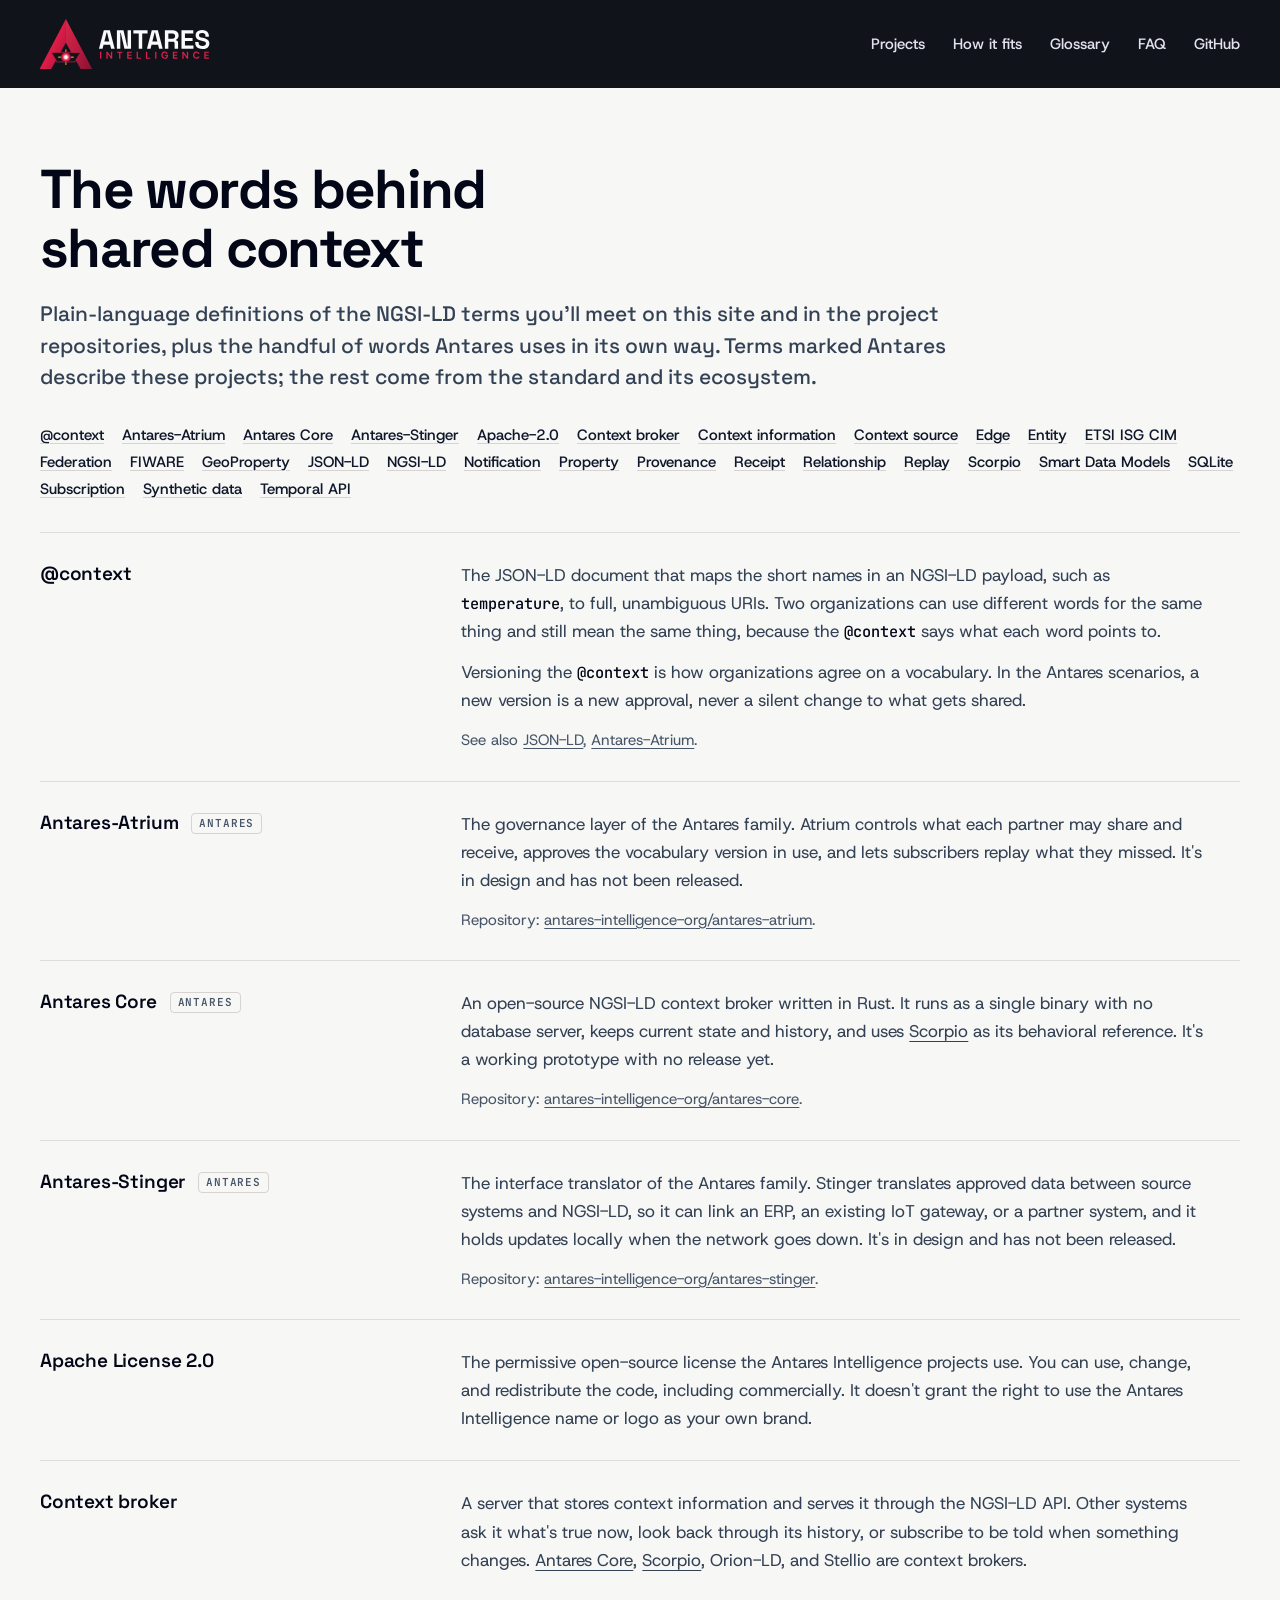
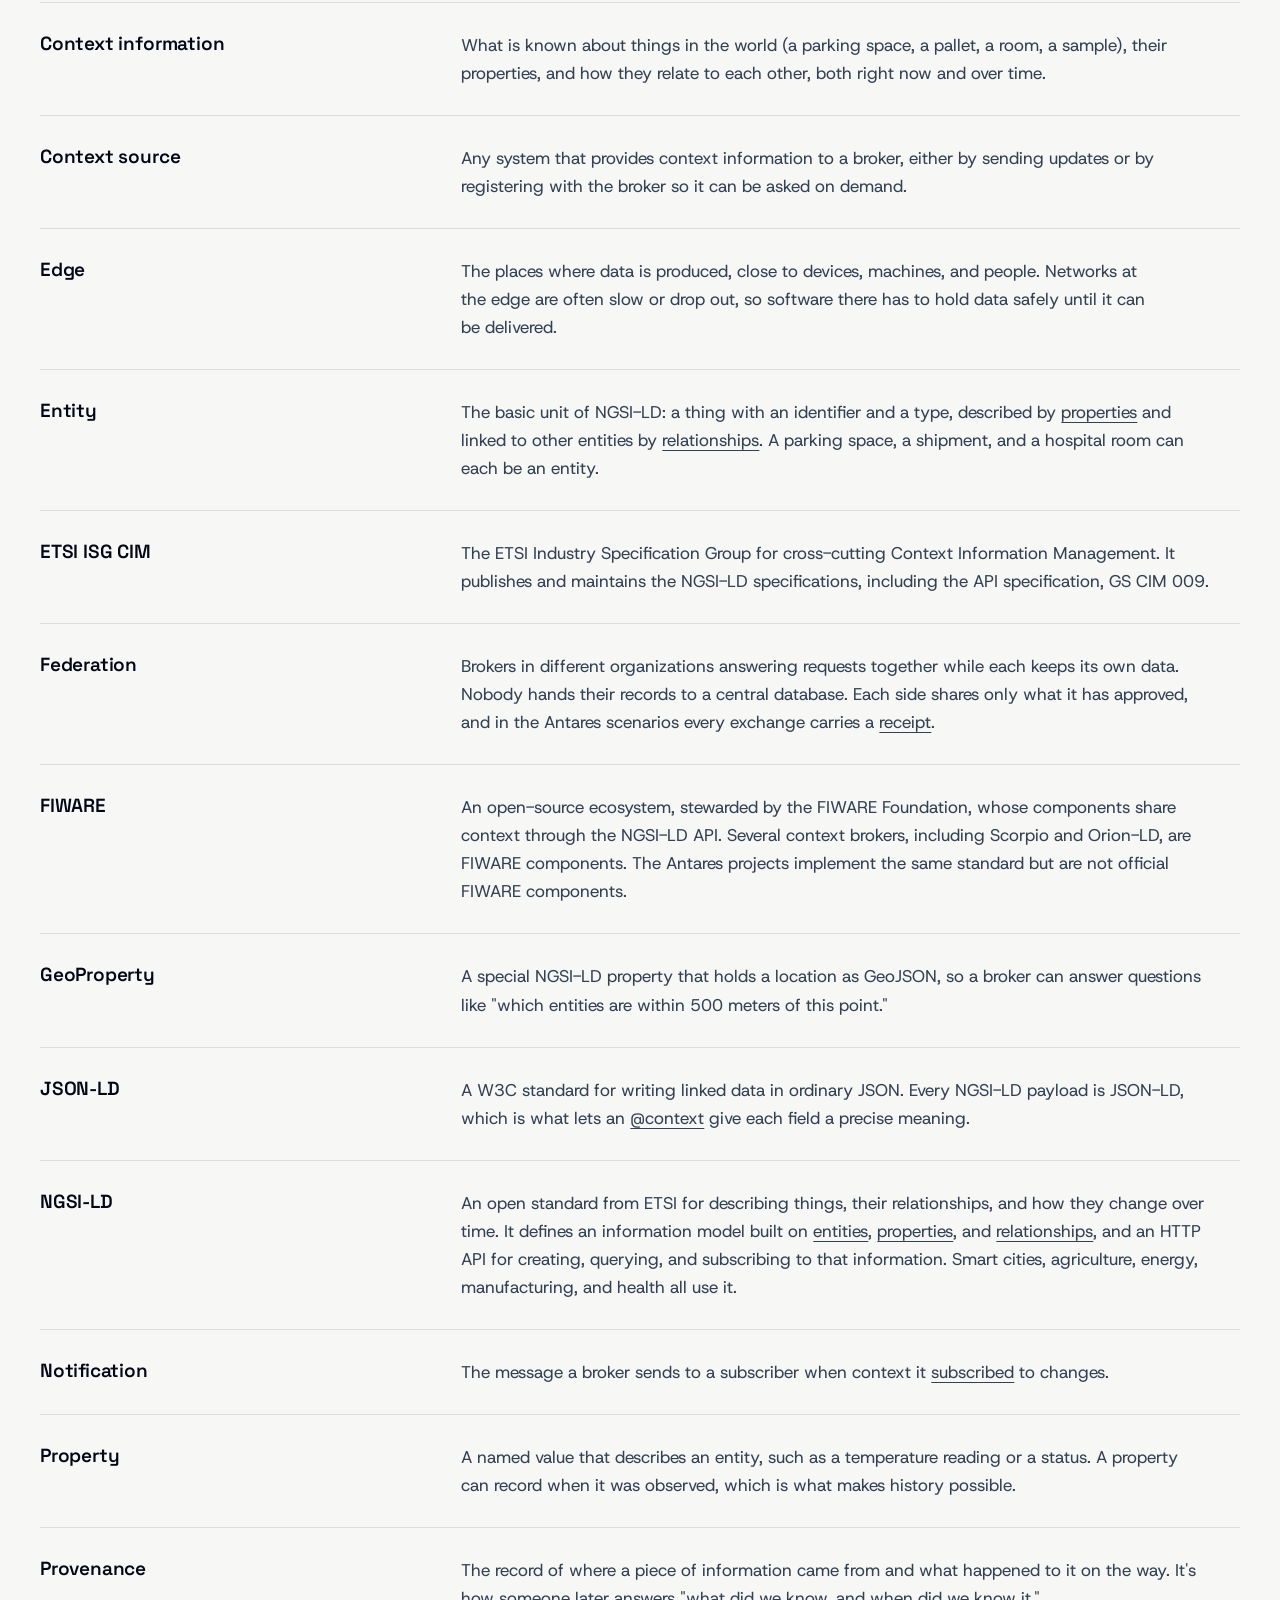
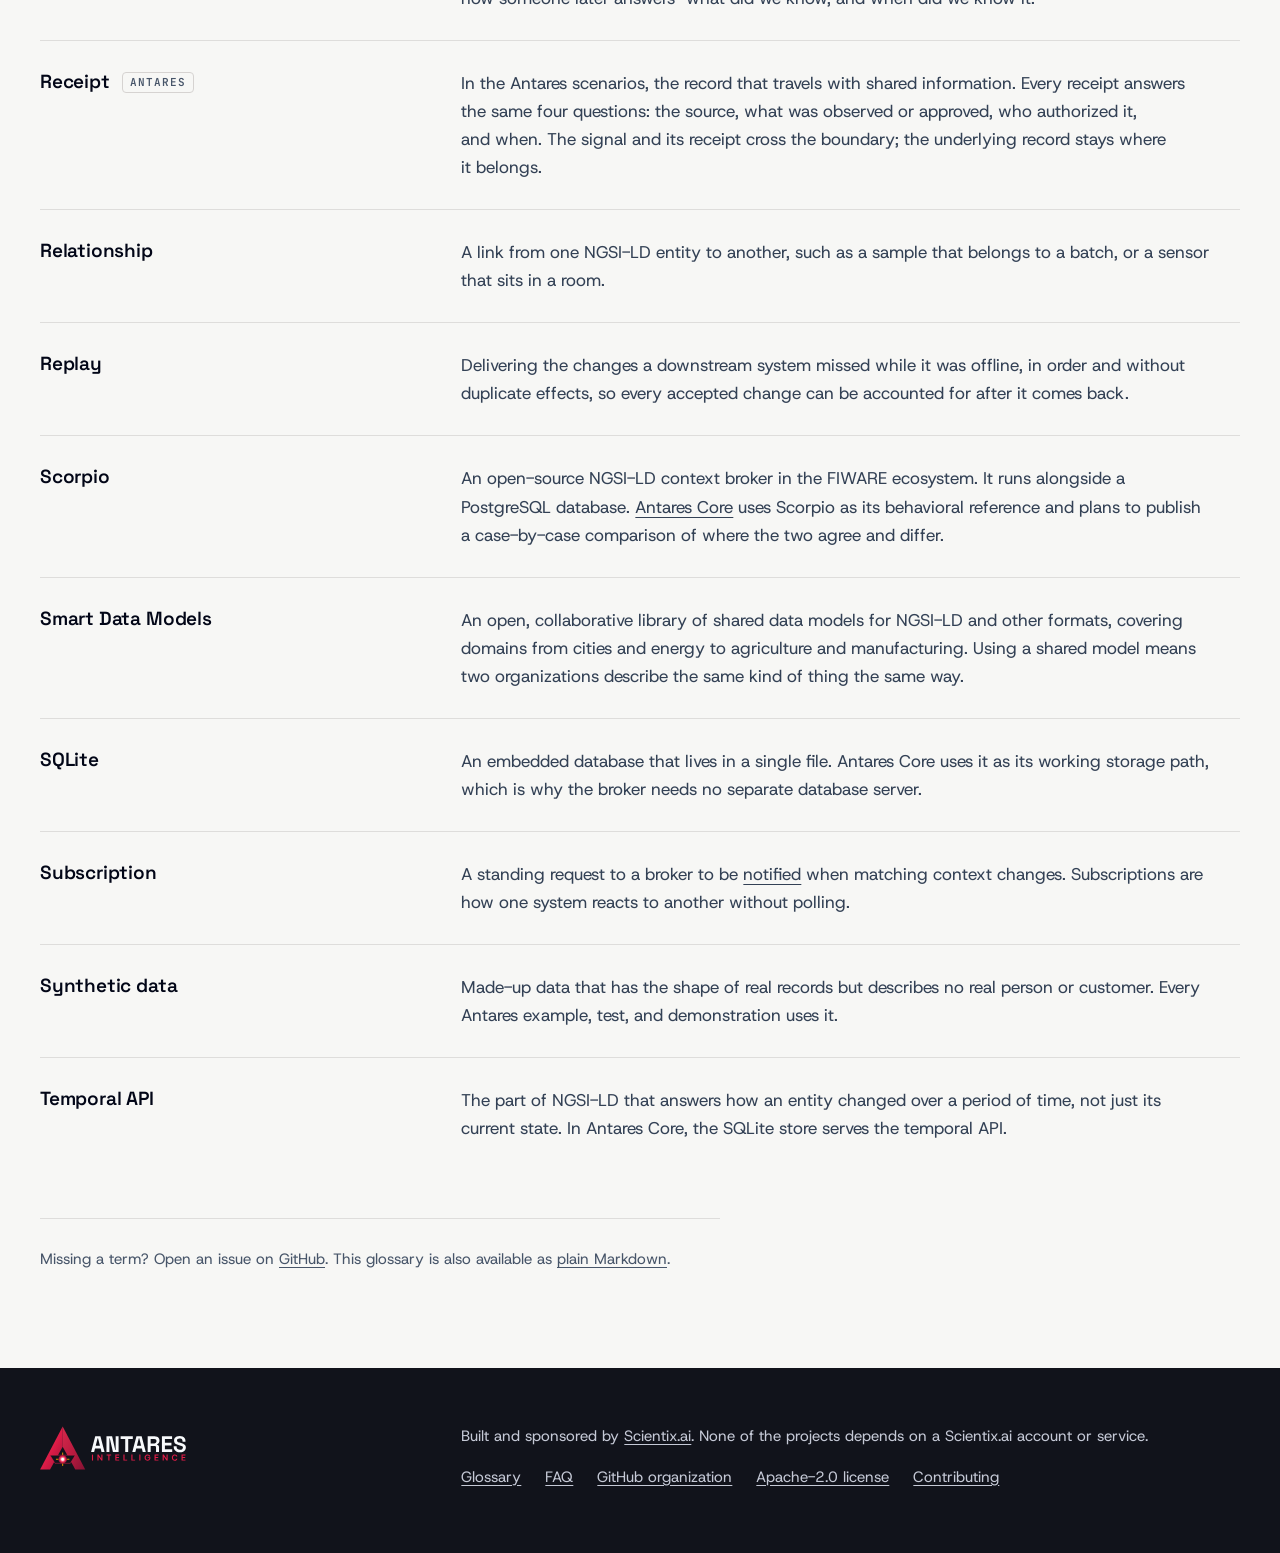
<file: glossary/index.html>
<!doctype html>
<html lang="en">
<head>
<meta charset="utf-8">
<meta name="viewport" content="width=device-width, initial-scale=1">
<meta name="color-scheme" content="light">
<title>NGSI-LD glossary: context brokers, entities, and receipts | Antares Intelligence</title>
<meta name="description" content="Plain-language definitions of NGSI-LD, context brokers, JSON-LD @context, temporal history, federation, and the terms the Antares Intelligence projects use.">
<link rel="canonical" href="https://antares-intelligence.org/glossary/">
<link rel="alternate" type="text/markdown" href="https://antares-intelligence.org/glossary.md" title="Glossary as Markdown">
<meta property="og:type" content="website">
<meta property="og:site_name" content="Antares Intelligence">
<meta property="og:url" content="https://antares-intelligence.org/glossary/">
<meta property="og:title" content="NGSI-LD glossary | Antares Intelligence">
<meta property="og:description" content="Plain-language definitions of NGSI-LD, context brokers, JSON-LD @context, temporal history, federation, and the terms the Antares Intelligence projects use.">
<meta property="og:image" content="https://antares-intelligence.org/assets/og-antares-intelligence.jpg">
<meta property="og:image:width" content="1200">
<meta property="og:image:height" content="630">
<meta property="og:image:alt" content="The Antares Intelligence logo beside the headline: Millions of things tell us what's happening, how do we link what they tell us?">
<meta name="twitter:card" content="summary_large_image">
<link rel="icon" href="../assets/antares-mark-dark.svg" type="image/svg+xml">
<link rel="preconnect" href="https://fonts.googleapis.com">
<link rel="preconnect" href="https://fonts.gstatic.com" crossorigin>
<link rel="stylesheet" href="https://fonts.googleapis.com/css2?family=Host+Grotesk:wght@400;500;600&family=JetBrains+Mono:wght@500;600&family=Space+Grotesk:wght@500;600;700&display=swap">
<link rel="stylesheet" href="../assets/site.css">
<script type="application/ld+json">
{
  "@context": "https://schema.org",
  "@type": "DefinedTermSet",
  "@id": "https://antares-intelligence.org/glossary/#terms",
  "name": "Antares Intelligence glossary",
  "url": "https://antares-intelligence.org/glossary/",
  "inLanguage": "en",
  "publisher": { "@id": "https://antares-intelligence.org/#organization" },
  "hasDefinedTerm": [
    { "@type": "DefinedTerm", "name": "@context", "url": "https://antares-intelligence.org/glossary/#context", "description": "The JSON-LD document that maps the short names in an NGSI-LD payload to full, unambiguous URIs. Versioning it is how two organizations agree on a vocabulary." },
    { "@type": "DefinedTerm", "name": "Antares-Atrium", "url": "https://antares-intelligence.org/glossary/#antares-atrium", "description": "The Antares project that governs sharing: it controls what each partner may share and receive, approves the vocabulary version in use, and lets subscribers replay what they missed. In design." },
    { "@type": "DefinedTerm", "name": "Antares Core", "url": "https://antares-intelligence.org/glossary/#antares-ld", "description": "An open-source NGSI-LD context broker written in Rust that runs as a single binary with no database server and keeps current state and history. A working prototype with no release yet." },
    { "@type": "DefinedTerm", "name": "Antares-Stinger", "url": "https://antares-intelligence.org/glossary/#antares-stinger", "description": "The Antares project that translates approved data between source systems and NGSI-LD, and holds updates locally when the network goes down. In design." },
    { "@type": "DefinedTerm", "name": "Apache License 2.0", "url": "https://antares-intelligence.org/glossary/#apache-2", "description": "The permissive open-source license used by the Antares Intelligence projects." },
    { "@type": "DefinedTerm", "name": "Context broker", "url": "https://antares-intelligence.org/glossary/#context-broker", "description": "A server that stores context information and serves it through the NGSI-LD API: queries for current state, temporal history, and subscriptions that notify other systems of changes." },
    { "@type": "DefinedTerm", "name": "Context information", "url": "https://antares-intelligence.org/glossary/#context-information", "description": "What is known about things in the world, their properties, and their relationships, at a point in time and over time." },
    { "@type": "DefinedTerm", "name": "Context source", "url": "https://antares-intelligence.org/glossary/#context-source", "description": "Any system that provides context information to a broker, either by sending updates or by registering so the broker can ask it on demand." },
    { "@type": "DefinedTerm", "name": "Edge", "url": "https://antares-intelligence.org/glossary/#edge", "description": "The places where data is produced, close to devices and people, often on networks that are slow or intermittently offline." },
    { "@type": "DefinedTerm", "name": "Entity", "url": "https://antares-intelligence.org/glossary/#entity", "description": "The basic unit of NGSI-LD: a thing with an identifier and a type, described by properties and linked to other entities by relationships." },
    { "@type": "DefinedTerm", "name": "ETSI ISG CIM", "url": "https://antares-intelligence.org/glossary/#etsi-isg-cim", "description": "The ETSI Industry Specification Group for cross-cutting Context Information Management, which publishes and maintains the NGSI-LD specifications." },
    { "@type": "DefinedTerm", "name": "Federation", "url": "https://antares-intelligence.org/glossary/#federation", "description": "Brokers in different organizations answering requests together while each keeps its own data, so no single party holds everything." },
    { "@type": "DefinedTerm", "name": "FIWARE", "url": "https://antares-intelligence.org/glossary/#fiware", "description": "An open-source ecosystem, stewarded by the FIWARE Foundation, whose components share context through the NGSI-LD API." },
    { "@type": "DefinedTerm", "name": "GeoProperty", "url": "https://antares-intelligence.org/glossary/#geoproperty", "description": "A special NGSI-LD property that holds a location as GeoJSON, so brokers can answer geographic queries." },
    { "@type": "DefinedTerm", "name": "JSON-LD", "url": "https://antares-intelligence.org/glossary/#json-ld", "description": "A W3C standard for writing linked data in ordinary JSON. NGSI-LD payloads are JSON-LD." },
    { "@type": "DefinedTerm", "name": "NGSI-LD", "url": "https://antares-intelligence.org/glossary/#ngsi-ld", "description": "An open standard from ETSI for describing things, their relationships, and how they change over time, with an API for querying, updating, and subscribing to that information." },
    { "@type": "DefinedTerm", "name": "Notification", "url": "https://antares-intelligence.org/glossary/#notification", "description": "The message a broker sends to a subscriber when context it subscribed to changes." },
    { "@type": "DefinedTerm", "name": "Property", "url": "https://antares-intelligence.org/glossary/#property", "description": "A named value that describes an entity, such as a temperature reading or a status, optionally with when it was observed." },
    { "@type": "DefinedTerm", "name": "Provenance", "url": "https://antares-intelligence.org/glossary/#provenance", "description": "The record of where a piece of information came from and what happened to it on the way." },
    { "@type": "DefinedTerm", "name": "Receipt", "url": "https://antares-intelligence.org/glossary/#receipt", "description": "In Antares, the record that travels with shared information: its source, what was observed or approved, who authorized it, and when." },
    { "@type": "DefinedTerm", "name": "Relationship", "url": "https://antares-intelligence.org/glossary/#relationship", "description": "A link from one NGSI-LD entity to another, such as a sample that belongs to a batch." },
    { "@type": "DefinedTerm", "name": "Replay", "url": "https://antares-intelligence.org/glossary/#replay", "description": "Delivering the changes a downstream system missed while it was offline, in order and without duplicate effects." },
    { "@type": "DefinedTerm", "name": "Scorpio", "url": "https://antares-intelligence.org/glossary/#scorpio", "description": "An open-source NGSI-LD context broker in the FIWARE ecosystem that runs with a PostgreSQL database. Antares Core uses it as a behavioral reference." },
    { "@type": "DefinedTerm", "name": "Smart Data Models", "url": "https://antares-intelligence.org/glossary/#smart-data-models", "description": "An open, collaborative library of shared data models for NGSI-LD and other formats, covering domains from cities to energy to manufacturing." },
    { "@type": "DefinedTerm", "name": "SQLite", "url": "https://antares-intelligence.org/glossary/#sqlite", "description": "An embedded database that lives in a single file. Antares Core uses it so the broker needs no separate database server." },
    { "@type": "DefinedTerm", "name": "Subscription", "url": "https://antares-intelligence.org/glossary/#subscription", "description": "A standing request to a broker to be notified when matching context changes." },
    { "@type": "DefinedTerm", "name": "Synthetic data", "url": "https://antares-intelligence.org/glossary/#synthetic-data", "description": "Made-up data that has the shape of real records but describes no real person or customer. Every Antares example and test uses it." },
    { "@type": "DefinedTerm", "name": "Temporal API", "url": "https://antares-intelligence.org/glossary/#temporal-api", "description": "The part of NGSI-LD that answers how an entity changed over a period of time, not just its current state." }
  ]
}
</script>
</head>
<body>
<a class="skip" href="#main">Skip to content</a>

<header class="masthead">
  <div class="wrap">
    <a class="brand" href="../" aria-label="Antares Intelligence home">
      <img src="../assets/antares-lockup-horizontal-dark.svg" alt="Antares Intelligence" width="177" height="56">
    </a>
    <nav class="nav" aria-label="Primary">
      <a class="nav-optional" href="../#projects">Projects</a>
      <a class="nav-optional" href="../#how-it-fits">How it fits</a>
      <a href="./" aria-current="page">Glossary</a>
      <a href="../faq/">FAQ</a>
      <a href="https://github.com/antares-intelligence-org">GitHub</a>
    </nav>
  </div>
</header>

<main id="main">
  <header class="page-head wrap">
    <h1>The words behind shared context</h1>
    <p class="lede">Plain-language definitions of the NGSI-LD terms you'll meet on this site and in the project repositories, plus the handful of words Antares uses in its own way. Terms marked Antares describe these projects; the rest come from the standard and its ecosystem.</p>
  </header>

  <div class="page-body wrap">
    <nav aria-label="Jump to a term">
      <ul class="jump">
        <li><a href="#context">@context</a></li>
        <li><a href="#antares-atrium">Antares-Atrium</a></li>
        <li><a href="#antares-ld">Antares Core</a></li>
        <li><a href="#antares-stinger">Antares-Stinger</a></li>
        <li><a href="#apache-2">Apache-2.0</a></li>
        <li><a href="#context-broker">Context broker</a></li>
        <li><a href="#context-information">Context information</a></li>
        <li><a href="#context-source">Context source</a></li>
        <li><a href="#edge">Edge</a></li>
        <li><a href="#entity">Entity</a></li>
        <li><a href="#etsi-isg-cim">ETSI ISG CIM</a></li>
        <li><a href="#federation">Federation</a></li>
        <li><a href="#fiware">FIWARE</a></li>
        <li><a href="#geoproperty">GeoProperty</a></li>
        <li><a href="#json-ld">JSON-LD</a></li>
        <li><a href="#ngsi-ld">NGSI-LD</a></li>
        <li><a href="#notification">Notification</a></li>
        <li><a href="#property">Property</a></li>
        <li><a href="#provenance">Provenance</a></li>
        <li><a href="#receipt">Receipt</a></li>
        <li><a href="#relationship">Relationship</a></li>
        <li><a href="#replay">Replay</a></li>
        <li><a href="#scorpio">Scorpio</a></li>
        <li><a href="#smart-data-models">Smart Data Models</a></li>
        <li><a href="#sqlite">SQLite</a></li>
        <li><a href="#subscription">Subscription</a></li>
        <li><a href="#synthetic-data">Synthetic data</a></li>
        <li><a href="#temporal-api">Temporal API</a></li>
      </ul>
    </nav>

    <dl class="terms">
      <div class="term" id="context">
        <dt>@context</dt>
        <dd>
          <p>The JSON-LD document that maps the short names in an NGSI-LD payload, such as <code>temperature</code>, to full, unambiguous URIs. Two organizations can use different words for the same thing and still mean the same thing, because the <code>@context</code> says what each word points to.</p>
          <p>Versioning the <code>@context</code> is how organizations agree on a vocabulary. In the Antares scenarios, a new version is a new approval, never a silent change to what gets shared.</p>
          <p class="also">See also <a href="#json-ld">JSON-LD</a>, <a href="#antares-atrium">Antares-Atrium</a>.</p>
        </dd>
      </div>

      <div class="term" id="antares-atrium">
        <dt>Antares-Atrium <span class="tag">Antares</span></dt>
        <dd>
          <p>The governance layer of the Antares family. Atrium controls what each partner may share and receive, approves the vocabulary version in use, and lets subscribers replay what they missed. It's in design and has not been released.</p>
          <p class="also">Repository: <a href="https://github.com/antares-intelligence-org/antares-atrium">antares-intelligence-org/antares-atrium</a>.</p>
        </dd>
      </div>

      <div class="term" id="antares-ld">
        <dt>Antares Core <span class="tag">Antares</span></dt>
        <dd>
          <p>An open-source NGSI-LD context broker written in Rust. It runs as a single binary with no database server, keeps current state and history, and uses <a href="#scorpio">Scorpio</a> as its behavioral reference. It's a working prototype with no release yet.</p>
          <p class="also">Repository: <a href="https://github.com/antares-intelligence-org/antares-core">antares-intelligence-org/antares-core</a>.</p>
        </dd>
      </div>

      <div class="term" id="antares-stinger">
        <dt>Antares-Stinger <span class="tag">Antares</span></dt>
        <dd>
          <p>The interface translator of the Antares family. Stinger translates approved data between source systems and NGSI-LD, so it can link an ERP, an existing IoT gateway, or a partner system, and it holds updates locally when the network goes down. It's in design and has not been released.</p>
          <p class="also">Repository: <a href="https://github.com/antares-intelligence-org/antares-stinger">antares-intelligence-org/antares-stinger</a>.</p>
        </dd>
      </div>

      <div class="term" id="apache-2">
        <dt>Apache License 2.0</dt>
        <dd>
          <p>The permissive open-source license the Antares Intelligence projects use. You can use, change, and redistribute the code, including commercially. It doesn't grant the right to use the Antares Intelligence name or logo as your own brand.</p>
        </dd>
      </div>

      <div class="term" id="context-broker">
        <dt>Context broker</dt>
        <dd>
          <p>A server that stores context information and serves it through the NGSI-LD API. Other systems ask it what's true now, look back through its history, or subscribe to be told when something changes. <a href="#antares-ld">Antares Core</a>, <a href="#scorpio">Scorpio</a>, Orion-LD, and Stellio are context brokers.</p>
        </dd>
      </div>

      <div class="term" id="context-information">
        <dt>Context information</dt>
        <dd>
          <p>What is known about things in the world (a parking space, a pallet, a room, a sample), their properties, and how they relate to each other, both right now and over time.</p>
        </dd>
      </div>

      <div class="term" id="context-source">
        <dt>Context source</dt>
        <dd>
          <p>Any system that provides context information to a broker, either by sending updates or by registering with the broker so it can be asked on demand.</p>
        </dd>
      </div>

      <div class="term" id="edge">
        <dt>Edge</dt>
        <dd>
          <p>The places where data is produced, close to devices, machines, and people. Networks at the edge are often slow or drop out, so software there has to hold data safely until it can be delivered.</p>
        </dd>
      </div>

      <div class="term" id="entity">
        <dt>Entity</dt>
        <dd>
          <p>The basic unit of NGSI-LD: a thing with an identifier and a type, described by <a href="#property">properties</a> and linked to other entities by <a href="#relationship">relationships</a>. A parking space, a shipment, and a hospital room can each be an entity.</p>
        </dd>
      </div>

      <div class="term" id="etsi-isg-cim">
        <dt>ETSI ISG CIM</dt>
        <dd>
          <p>The ETSI Industry Specification Group for cross-cutting Context Information Management. It publishes and maintains the NGSI-LD specifications, including the API specification, GS CIM 009.</p>
        </dd>
      </div>

      <div class="term" id="federation">
        <dt>Federation</dt>
        <dd>
          <p>Brokers in different organizations answering requests together while each keeps its own data. Nobody hands their records to a central database. Each side shares only what it has approved, and in the Antares scenarios every exchange carries a <a href="#receipt">receipt</a>.</p>
        </dd>
      </div>

      <div class="term" id="fiware">
        <dt>FIWARE</dt>
        <dd>
          <p>An open-source ecosystem, stewarded by the FIWARE Foundation, whose components share context through the NGSI-LD API. Several context brokers, including Scorpio and Orion-LD, are FIWARE components. The Antares projects implement the same standard but are not official FIWARE components.</p>
        </dd>
      </div>

      <div class="term" id="geoproperty">
        <dt>GeoProperty</dt>
        <dd>
          <p>A special NGSI-LD property that holds a location as GeoJSON, so a broker can answer questions like "which entities are within 500 meters of this point."</p>
        </dd>
      </div>

      <div class="term" id="json-ld">
        <dt>JSON-LD</dt>
        <dd>
          <p>A W3C standard for writing linked data in ordinary JSON. Every NGSI-LD payload is JSON-LD, which is what lets an <a href="#context">@context</a> give each field a precise meaning.</p>
        </dd>
      </div>

      <div class="term" id="ngsi-ld">
        <dt>NGSI-LD</dt>
        <dd>
          <p>An open standard from ETSI for describing things, their relationships, and how they change over time. It defines an information model built on <a href="#entity">entities</a>, <a href="#property">properties</a>, and <a href="#relationship">relationships</a>, and an HTTP API for creating, querying, and subscribing to that information. Smart cities, agriculture, energy, manufacturing, and health all use it.</p>
        </dd>
      </div>

      <div class="term" id="notification">
        <dt>Notification</dt>
        <dd>
          <p>The message a broker sends to a subscriber when context it <a href="#subscription">subscribed</a> to changes.</p>
        </dd>
      </div>

      <div class="term" id="property">
        <dt>Property</dt>
        <dd>
          <p>A named value that describes an entity, such as a temperature reading or a status. A property can record when it was observed, which is what makes history possible.</p>
        </dd>
      </div>

      <div class="term" id="provenance">
        <dt>Provenance</dt>
        <dd>
          <p>The record of where a piece of information came from and what happened to it on the way. It's how someone later answers "what did we know, and when did we know it."</p>
        </dd>
      </div>

      <div class="term" id="receipt">
        <dt>Receipt <span class="tag">Antares</span></dt>
        <dd>
          <p>In the Antares scenarios, the record that travels with shared information. Every receipt answers the same four questions: the source, what was observed or approved, who authorized it, and when. The signal and its receipt cross the boundary; the underlying record stays where it belongs.</p>
        </dd>
      </div>

      <div class="term" id="relationship">
        <dt>Relationship</dt>
        <dd>
          <p>A link from one NGSI-LD entity to another, such as a sample that belongs to a batch, or a sensor that sits in a room.</p>
        </dd>
      </div>

      <div class="term" id="replay">
        <dt>Replay</dt>
        <dd>
          <p>Delivering the changes a downstream system missed while it was offline, in order and without duplicate effects, so every accepted change can be accounted for after it comes back.</p>
        </dd>
      </div>

      <div class="term" id="scorpio">
        <dt>Scorpio</dt>
        <dd>
          <p>An open-source NGSI-LD context broker in the FIWARE ecosystem. It runs alongside a PostgreSQL database. <a href="#antares-ld">Antares Core</a> uses Scorpio as its behavioral reference and plans to publish a case-by-case comparison of where the two agree and differ.</p>
        </dd>
      </div>

      <div class="term" id="smart-data-models">
        <dt>Smart Data Models</dt>
        <dd>
          <p>An open, collaborative library of shared data models for NGSI-LD and other formats, covering domains from cities and energy to agriculture and manufacturing. Using a shared model means two organizations describe the same kind of thing the same way.</p>
        </dd>
      </div>

      <div class="term" id="sqlite">
        <dt>SQLite</dt>
        <dd>
          <p>An embedded database that lives in a single file. Antares Core uses it as its working storage path, which is why the broker needs no separate database server.</p>
        </dd>
      </div>

      <div class="term" id="subscription">
        <dt>Subscription</dt>
        <dd>
          <p>A standing request to a broker to be <a href="#notification">notified</a> when matching context changes. Subscriptions are how one system reacts to another without polling.</p>
        </dd>
      </div>

      <div class="term" id="synthetic-data">
        <dt>Synthetic data</dt>
        <dd>
          <p>Made-up data that has the shape of real records but describes no real person or customer. Every Antares example, test, and demonstration uses it.</p>
        </dd>
      </div>

      <div class="term" id="temporal-api">
        <dt>Temporal API</dt>
        <dd>
          <p>The part of NGSI-LD that answers how an entity changed over a period of time, not just its current state. In Antares Core, the SQLite store serves the temporal API.</p>
        </dd>
      </div>
    </dl>

    <p class="page-foot">Missing a term? Open an issue on <a href="https://github.com/antares-intelligence-org/antares-intelligence/issues">GitHub</a>. This glossary is also available as <a href="../glossary.md">plain Markdown</a>.</p>
  </div>
</main>

<footer class="footer">
  <div class="wrap">
    <img src="../assets/antares-lockup-horizontal-dark.svg" alt="Antares Intelligence" width="152" height="48">
    <div class="footer-text">
      <p>Built and sponsored by <a href="https://scientixai.com">Scientix.ai</a>. None of the projects depends on a Scientix.ai account or service.</p>
      <div class="footer-links">
        <a href="./">Glossary</a>
        <a href="../faq/">FAQ</a>
        <a href="https://github.com/antares-intelligence-org">GitHub organization</a>
        <a href="https://github.com/antares-intelligence-org/antares-intelligence/blob/main/LICENSE">Apache-2.0 license</a>
        <a href="https://github.com/antares-intelligence-org/antares-intelligence/blob/main/CONTRIBUTING.md">Contributing</a>
      </div>
    </div>
  </div>
</footer>
</body>
</html>
</file>
<file: assets/site.css>
/*
  Tokens vendored from Synthetic Precision, themes/antares.theme.json (themeVersion 1).
  Prototype copy: regenerate from the theme, never hand-edit, once the site repository exists.
*/
:root {
  --font-display: "Space Grotesk", ui-sans-serif, system-ui, sans-serif;
  --font-sans: "Host Grotesk", ui-sans-serif, system-ui, sans-serif;
  --font-mono: "JetBrains Mono", ui-monospace, "SF Mono", Menlo, Consolas, monospace;
  --radius: 4px;
  --ease: cubic-bezier(0.16, 1, 0.3, 1);
  --dur: 160ms;
  --container: 1200px;
  --measure: 68ch;
  --gutter: 32px;
  --section: 96px;
  --shadow-card: 0 1px 2px rgba(41 37 36 / 0.06), 0 8px 24px -4px rgba(41 37 36 / 0.10);
  --shadow-card-hover: 0 2px 4px rgba(41 37 36 / 0.07), 0 16px 36px -6px rgba(41 37 36 / 0.16);
  --regmarks: linear-gradient(currentColor, currentColor) top left / 10px 1px no-repeat,
              linear-gradient(currentColor, currentColor) top left / 1px 10px no-repeat,
              linear-gradient(currentColor, currentColor) bottom right / 10px 1px no-repeat,
              linear-gradient(currentColor, currentColor) bottom right / 1px 10px no-repeat;

  /* Body: parchment (light). The masthead and hero stay night. */
  --bg: #f7f7f5;
  --surface-low: #fdfdfc;
  --surface: #fdfdfc;
  --surface-high: #e7e5e4;
  --text-strong: #020617;
  --text: #0f172a;
  --text-body: #334155;
  --text-muted: #475569;
  --border: #d6d3d1;
  --border-subtle: rgba(41 37 36 / 0.12);
  --outline: #78716c;
  --accent: #be123c;
  --accent-ink: #9f1239;
  --secondary-ink: #845309;
  --secondary-tint: rgba(132 83 9 / 0.07);
  --ring: #be123c;
}
/* The masthead, sky, and footer are always night. */
.masthead, .sky, .footer {
  --border-subtle: rgba(225 226 237 / 0.10);
  --text-strong: #ffffff;
  --text: #e1e2ed;
  --text-body: #c5c9d6;
  --text-muted: #9aa1b2;
  --border: #334155;
  --accent-ink: #fb7185;
  --ring: #fb7185;
  color-scheme: dark;
}

*, *::before, *::after { box-sizing: border-box; }
html {
  background: var(--bg);
  color: var(--text-body);
  scrollbar-color: var(--outline) var(--bg);
  -webkit-text-size-adjust: 100%;
}
body {
  margin: 0;
  font: 400 1.0625rem/1.65 var(--font-sans);
  background: var(--bg);
  text-rendering: optimizeLegibility;
  -webkit-font-smoothing: antialiased;
}
::selection { background: color-mix(in srgb, var(--accent) 32%, transparent); color: var(--text-strong); }
:focus-visible { outline: 2px solid var(--ring); outline-offset: 3px; border-radius: 2px; }
a { color: inherit; text-decoration-thickness: 1px; text-underline-offset: 0.22em; }
a:hover { text-decoration-color: var(--accent-ink); }
img, svg { display: block; }
h1, h2, h3 {
  font-family: var(--font-display);
  color: var(--text-strong);
  margin: 0;
  text-wrap: balance;
}
p { margin: 0; text-wrap: pretty; }

.wrap {
  width: 100%;
  max-width: calc(var(--container) + 2 * var(--gutter));
  margin-inline: auto;
  padding-inline: var(--gutter);
}
.skip {
  position: absolute; left: 16px; top: -48px; z-index: 20;
  padding: 8px 12px; background: var(--surface); color: var(--text-strong);
  border: 1px solid var(--border); border-radius: var(--radius);
}
.skip:focus { top: 16px; }

/* ---------- Header ---------- */
.masthead { background: #11131b; padding-block: 16px; }
.masthead .wrap { display: flex; align-items: center; justify-content: space-between; gap: 24px; }
.brand { display: block; margin-left: -4px; }
.brand img { height: 56px; width: auto; }
.nav { display: flex; gap: 28px; font: 500 0.9375rem/1 var(--font-sans); }
.nav a { color: var(--text); text-decoration: none; padding-block: 8px; }
.nav a:hover { color: var(--text-strong); text-decoration: underline; text-decoration-color: var(--accent-ink); }

/* ---------- Hero: Antares and the Rho Ophiuchi clouds ---------- */
.sky {
  position: relative;
  isolation: isolate;
  overflow: hidden;
  background: #11131b;
  color: var(--text);
}
.sky-photo {
  position: absolute; inset: 0; z-index: -2;
  width: 100%; height: 100%;
  object-fit: cover;
  object-position: 60% 50%;
}
.sky-grid {
  display: grid;
  grid-template-rows: auto 1fr auto auto;
  grid-template-areas: "l1" "." "l2" "credit";
  min-height: clamp(520px, 46vw, 760px);
  padding-block: 64px 20px;
}
.sky h1 { display: contents; }
.line {
  font: 700 clamp(2.25rem, 1.2rem + 2.8vw, 3.75rem)/1.08 var(--font-display);
  letter-spacing: -0.03em;
  text-wrap: balance;
  text-shadow: 0 2px 3px rgba(0 0 0 / 0.6), 0 4px 18px rgba(0 0 0 / 0.45);
}
.line-1 { grid-area: l1; color: var(--text-strong); max-width: 15ch; }
.line-2 { grid-area: l2; color: var(--text-strong); justify-self: end; text-align: right; max-width: 22ch; }
.credit {
  grid-area: credit;
  justify-self: end;
  margin-top: 28px;
  font-size: 0.8125rem;
  color: var(--text-body);
  text-shadow: 0 1px 8px rgba(17 19 27 / 0.9);
}

/* ---------- Statement ---------- */
.statement { padding-block: var(--section) calc(var(--section) * 0.75); }
.statement h2 {
  font-size: clamp(1.875rem, 1.2rem + 2.2vw, 3rem);
  line-height: 1.12;
  letter-spacing: -0.025em;
  font-weight: 700;
  max-width: 22ch;
}
.statement .lede {
  margin-top: 24px;
  max-width: 40ch;
  font: 500 clamp(1.25rem, 1.05rem + 0.7vw, 1.625rem)/1.4 var(--font-display);
  letter-spacing: -0.01em;
  color: var(--text-body);
}

/* ---------- Story ---------- */
.story { padding-bottom: calc(var(--section) * 0.5); }
.chapter {
  display: grid;
  grid-template-columns: minmax(0, 4fr) minmax(0, 8fr);
  column-gap: 32px;
  row-gap: 16px;
  padding-block: 48px;
  border-top: 1px solid var(--border-subtle);
}
.chapter h2 {
  font-size: clamp(1.3125rem, 1.15rem + 0.5vw, 1.5rem);
  line-height: 1.3;
  font-weight: 600;
  letter-spacing: -0.01em;
  max-width: 18ch;
}
.prose { max-width: var(--measure); display: grid; gap: 1.1em; }
.prose p { font-size: 1.125rem; line-height: 1.65; }

/* ---------- Projects ---------- */
.projects { padding-block: calc(var(--section) * 0.5) var(--section); }
.projects-head {
  display: grid;
  grid-template-columns: minmax(0, 4fr) minmax(0, 8fr);
  column-gap: 32px;
  row-gap: 16px;
  align-items: baseline;
  padding-top: 48px;
  border-top: 1px solid var(--border-subtle);
}
.projects-head h2 { font-size: clamp(1.75rem, 1.3rem + 1.4vw, 2.25rem); line-height: 1.2; letter-spacing: -0.02em; font-weight: 600; }
.projects-head p { font-size: 1.125rem; max-width: var(--measure); }
.cards {
  list-style: none; margin: 48px 0 0; padding: 0;
  display: grid;
  grid-template-columns: repeat(3, minmax(0, 1fr));
  gap: 24px;
}
.card {
  position: relative;
  display: flex; flex-direction: column;
  padding: 28px 28px 24px;
  background: var(--surface-low);
  border: 1px solid var(--border-subtle);
  border-radius: var(--radius);
  box-shadow: var(--shadow-card);
  transition: box-shadow var(--dur) var(--ease), border-color var(--dur) var(--ease);
}
.card:hover { border-color: var(--border); box-shadow: var(--shadow-card-hover); }
.card-top { display: flex; align-items: flex-start; justify-content: space-between; gap: 12px; flex-wrap: wrap; }
.card h3 { font-size: 1.375rem; line-height: 1.25; font-weight: 600; letter-spacing: -0.01em; }
.role { margin-top: 4px; color: var(--text-muted); font-size: 0.9375rem; }
.desc { margin-top: 20px; font-size: 1.0625rem; line-height: 1.6; flex: 1; }
.repo {
  margin-top: 28px; padding-top: 18px;
  border-top: 1px solid var(--border-subtle);
  display: inline-flex; align-items: center; gap: 8px;
  font: 500 0.9375rem/1.3 var(--font-sans);
  color: var(--text);
  text-decoration: none;
}
.repo span { text-decoration: underline; text-decoration-color: var(--border); text-decoration-thickness: 1px; text-underline-offset: 0.22em; }
.repo:hover span { text-decoration-color: var(--accent-ink); }
.repo svg { width: 14px; height: 14px; flex: none; transition: transform var(--dur) var(--ease); }
.repo:hover svg { transform: translate(2px, -2px); }

.badge {
  display: inline-flex; align-items: center; gap: 7px;
  padding: 8px 11px 8px 10px;
  border: 1px solid var(--border);
  border-radius: var(--radius);
  font: 600 0.6875rem/1 var(--font-mono);
  letter-spacing: 0.08em;
  text-transform: uppercase;
  color: var(--text-muted);
  white-space: nowrap;
}
.badge svg { width: 10px; height: 10px; flex: none; }
.badge--progress { color: var(--secondary-ink); border-color: color-mix(in srgb, var(--secondary-ink) 45%, transparent); background: var(--secondary-tint); }

/* ---------- How the pieces fit ---------- */
.fit { padding-bottom: var(--section); }
.fit-intro { display: grid; gap: 14px; max-width: var(--measure); }
.fit-intro p { font-size: 1.125rem; }
.fit-intro .fit-note { font-size: 0.9375rem; color: var(--text-muted); }
.tabs { margin-top: 40px; }
.tablist { display: none; }
.js .tablist {
  display: flex; gap: 4px;
  border-bottom: 1px solid var(--border);
  overflow-x: auto;
  scrollbar-width: none;
}
.js .tablist::-webkit-scrollbar { display: none; }
.tab {
  appearance: none; background: none; border: 0; border-radius: 0;
  border-bottom: 2px solid transparent;
  margin-bottom: -1px;
  padding: 12px 16px 13px;
  font: 500 1rem/1.2 var(--font-sans);
  color: var(--text-muted);
  white-space: nowrap;
  cursor: pointer;
  transition: color var(--dur) var(--ease), border-color var(--dur) var(--ease);
}
.tab:first-child { padding-left: 0; }
.tab:hover { color: var(--text-strong); }
.tab[aria-selected="true"] { color: var(--text-strong); font-weight: 600; border-bottom-color: var(--accent); }
.tab:focus-visible { outline-offset: -2px; }
.panel { padding-top: 32px; }
.panel + .panel { margin-top: 56px; }
.js .panel + .panel { margin-top: 0; }
.panel:focus-visible { outline-offset: 6px; }
.board {
  margin: 0;
  overflow: hidden;
  background: #ffffff;
  border: 1px solid var(--border-subtle);
  border-radius: var(--radius);
  box-shadow: var(--shadow-card);
}
.board img { width: 100%; height: auto; }
.panel-body {
  display: grid;
  grid-template-columns: minmax(0, 4fr) minmax(0, 8fr);
  column-gap: 32px;
  row-gap: 16px;
  margin-top: 28px;
}
.panel-meta { display: grid; gap: 10px; align-content: start; }
.kicker {
  font: 600 0.75rem/1.3 var(--font-mono);
  letter-spacing: 0.08em;
  text-transform: uppercase;
  color: var(--secondary-ink);
}
.fullsize { font-size: 0.9375rem; color: var(--text); text-decoration-color: var(--border); }
.panel-text { max-width: var(--measure); }
.caption { font-size: 1.125rem; }
code { font: 500 0.9em/1 var(--font-mono); color: var(--text-strong); }
.transcript { margin-top: 20px; border-top: 1px solid var(--border-subtle); }
.transcript summary {
  padding-block: 14px;
  font: 500 0.9375rem/1.3 var(--font-sans);
  color: var(--text);
  cursor: pointer;
}
.transcript summary:hover { color: var(--text-strong); }
.transcript-body { display: grid; gap: 0.9em; padding-bottom: 8px; }
.transcript-body p { font-size: 1rem; line-height: 1.6; }
.transcript-body strong { color: var(--text-strong); font-weight: 600; }

/* ---------- Inner pages (glossary, FAQ, 404) ---------- */
.page-head { padding-block: 72px 24px; }
.page-head h1 {
  font-size: clamp(2.25rem, 1.5rem + 2.4vw, 3.5rem);
  line-height: 1.08;
  letter-spacing: -0.03em;
  font-weight: 700;
  max-width: 20ch;
}
.page-head .lede {
  margin-top: 20px;
  max-width: var(--measure);
  font: 500 clamp(1.125rem, 1rem + 0.4vw, 1.3125rem)/1.5 var(--font-display);
  color: var(--text-body);
}
.page-body { padding-bottom: var(--section); }
.jump {
  display: flex; flex-wrap: wrap; gap: 6px 18px;
  margin: 8px 0 0; padding: 0; list-style: none;
  font: 500 0.9375rem/1.4 var(--font-sans);
}
.jump a { color: var(--text); text-decoration-color: var(--border); }
.terms { margin: 32px 0 0; }
.term, .qa {
  display: grid;
  grid-template-columns: minmax(0, 4fr) minmax(0, 8fr);
  column-gap: 32px;
  row-gap: 10px;
  padding-block: 28px;
  border-top: 1px solid var(--border-subtle);
  scroll-margin-top: 24px;
}
.term dt, .qa h3 {
  font: 600 1.1875rem/1.35 var(--font-display);
  letter-spacing: -0.01em;
  color: var(--text-strong);
  margin: 0;
}
.term dd, .qa .answer { margin: 0; max-width: var(--measure); display: grid; gap: 0.8em; }
.term dd p, .qa .answer p { font-size: 1.0625rem; line-height: 1.65; }
.term .also { font-size: 0.9375rem; color: var(--text-muted); }
.term .tag {
  display: inline-block; margin-left: 8px; vertical-align: 2px;
  padding: 4px 7px; border: 1px solid var(--border); border-radius: var(--radius);
  font: 600 0.6875rem/1 var(--font-mono); letter-spacing: 0.08em; text-transform: uppercase;
  color: var(--text-muted);
}
.faq-group { margin-top: 40px; }
.faq-group > h2 {
  font: 600 0.8125rem/1.3 var(--font-mono);
  letter-spacing: 0.08em;
  text-transform: uppercase;
  color: var(--text-muted);
  padding-bottom: 12px;
}
.page-foot { margin-top: 48px; padding-top: 28px; border-top: 1px solid var(--border-subtle); font-size: 0.9375rem; color: var(--text-muted); max-width: var(--measure); }

/* ---------- Footer ---------- */
.footer { background: #11131b; color: var(--text-body); padding-block: 56px 64px; }
.footer .wrap { display: grid; grid-template-columns: minmax(0, 4fr) minmax(0, 8fr); column-gap: 32px; row-gap: 24px; }
.footer img { height: 48px; width: auto; margin-left: -3px; }
.footer-text { display: grid; gap: 16px; max-width: var(--measure); }
.footer-text p { font-size: 0.9375rem; color: var(--text-body); }
.footer-links { display: flex; flex-wrap: wrap; gap: 8px 24px; font-size: 0.9375rem; }

/* ---------- Responsive ---------- */
@media (max-width: 1023px) {
  .cards { grid-template-columns: minmax(0, 1fr); max-width: 640px; }
}
@media (max-width: 819px) {
  :root { --gutter: 16px; --section: 64px; }
  .brand img { height: 46px; }
  .nav { gap: 20px; }
  .nav .nav-optional { display: none; }
  .sky-grid { min-height: 560px; padding-block: 40px 16px; }
  .sky-photo { object-position: 68% 50%; }
  .line-2 { justify-self: start; text-align: left; }
  .credit { justify-self: start; }
  .chapter, .projects-head, .panel-body, .term, .qa, .footer .wrap { grid-template-columns: minmax(0, 1fr); }
  .page-head { padding-block: 48px 16px; }
  .term, .qa { padding-block: 22px; }
  .panel { padding-top: 20px; }
  .panel-body { margin-top: 20px; }
  .tab { padding-inline: 12px; }
  .chapter { padding-block: 36px; }
  .card { padding: 24px 20px 20px; }
}
</file>
